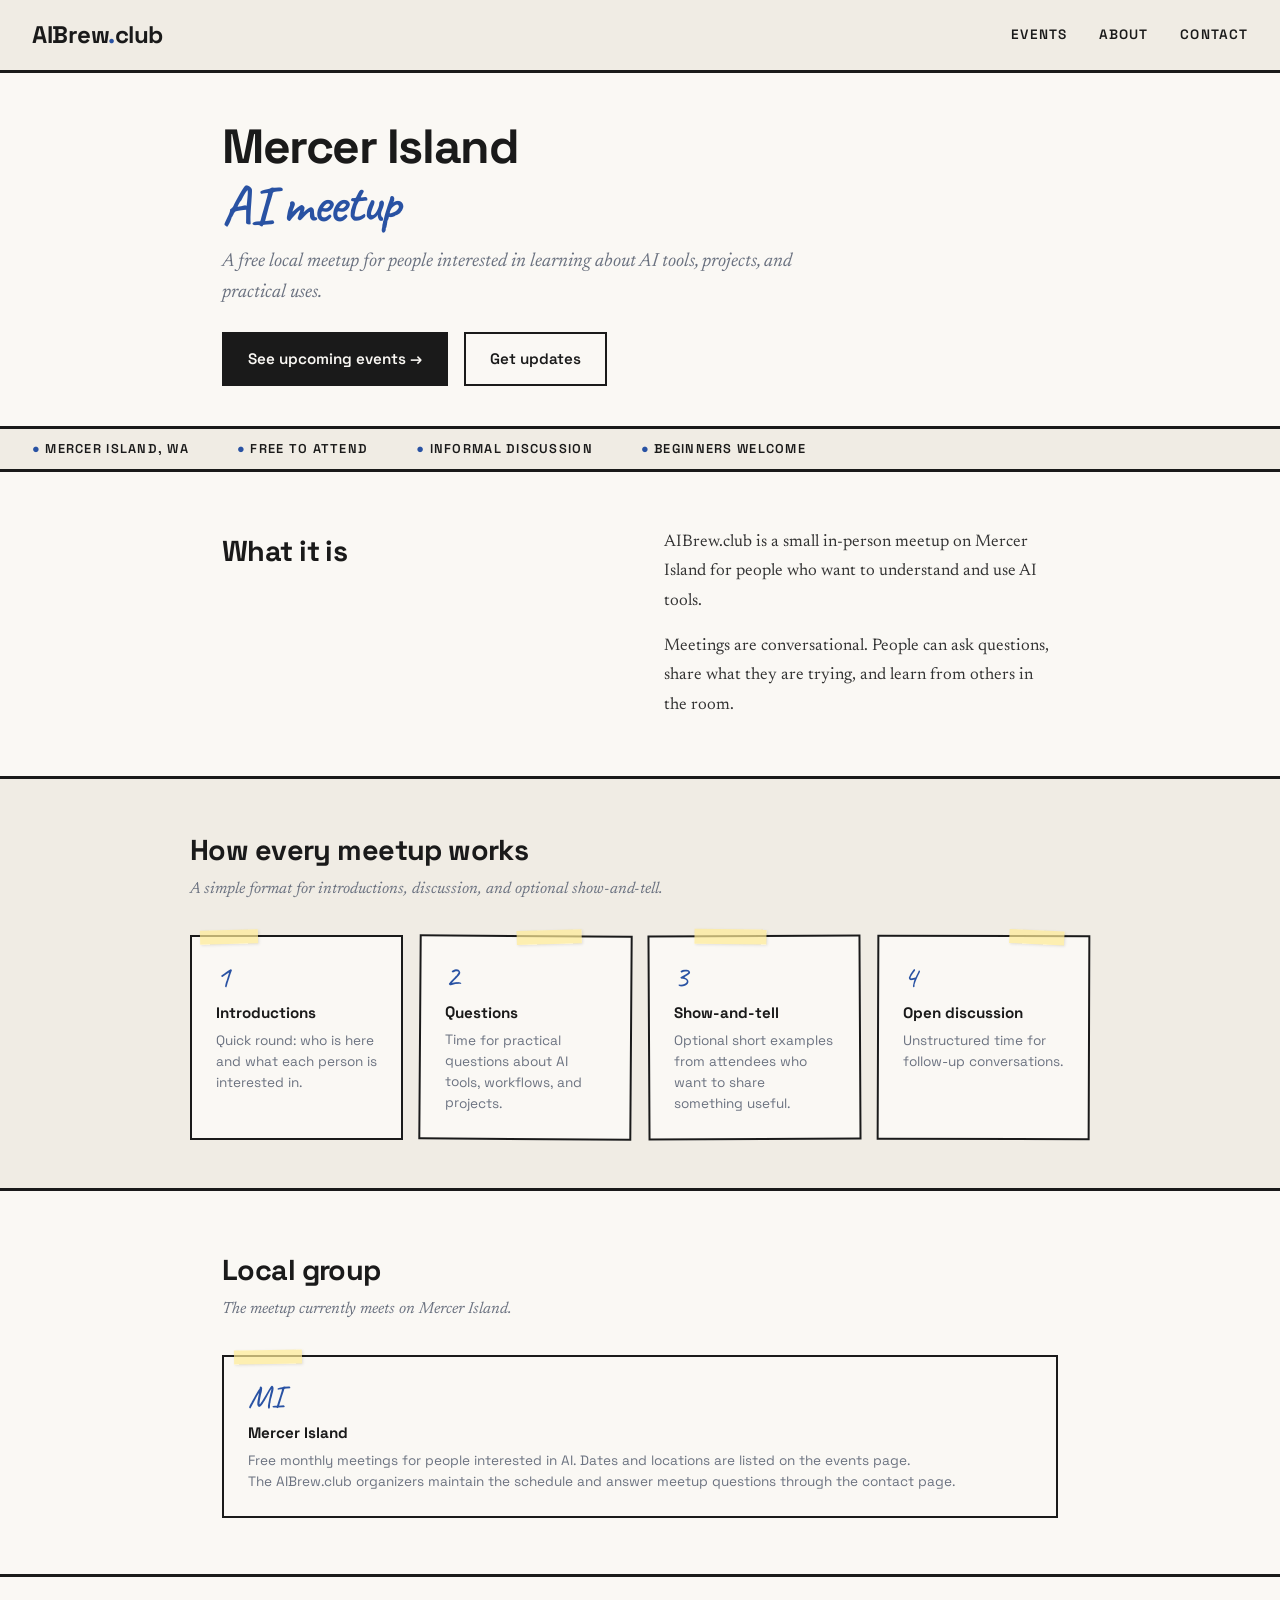
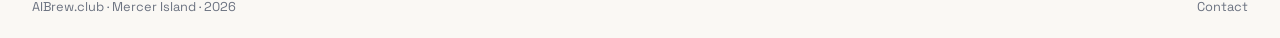
<file: index.html>
<!DOCTYPE html>
<html lang="en">
<head>
<meta charset="UTF-8">
<meta name="viewport" content="width=device-width, initial-scale=1.0">
<title>AIBrew.club — Mercer Island AI meetup</title>
<meta name="description" content="A free local meetup on Mercer Island for people interested in learning about AI tools and projects.">
<link rel="canonical" href="https://aibrew.club/">
<link rel="preconnect" href="https://fonts.googleapis.com">
<link rel="preconnect" href="https://fonts.gstatic.com" crossorigin>
<link href="https://fonts.googleapis.com/css2?family=Space+Grotesk:wght@400;500;600;700&family=Newsreader:ital,wght@0,400;0,600;1,400&family=Caveat:wght@500;600&display=swap" rel="stylesheet">
<style>
/* ============================================
   AIBrew.club — Shared Styles (Zine / DIY)
   ============================================ */

* { margin: 0; padding: 0; box-sizing: border-box; }

:root {
  --cream: #faf8f4;
  --paper: #f0ece4;
  --ink: #1a1a1a;
  --blue: #2952a3;
  --red: #c0392b;
  --pencil: #6b7280;
  --tape: rgba(255, 235, 150, 0.7);
  --grotesk: 'Space Grotesk', sans-serif;
  --serif: 'Newsreader', serif;
  --hand: 'Caveat', cursive;
}

html { scroll-behavior: smooth; }

body {
  background: var(--cream);
  color: var(--ink);
  font-family: var(--grotesk);
  overflow-x: hidden;
  line-height: 1.6;
}

a { color: var(--blue); text-decoration: none; }
a:hover { text-decoration: underline; text-decoration-style: wavy; }

/* --- Tape decoration --- */
.tape {
  display: inline-block;
  background: var(--tape);
  padding: 0.1em 0.8em;
  transform: rotate(-1deg);
  box-shadow: 1px 1px 3px rgba(0,0,0,0.1);
}

/* --- Handwritten annotation --- */
.annotation {
  font-family: var(--hand);
  font-size: 1.1rem;
  color: var(--blue);
  transform: rotate(-1deg);
  display: inline-block;
}

/* --- Underline accent --- */
.underline {
  text-decoration: underline;
  text-decoration-color: var(--blue);
  text-underline-offset: 4px;
  text-decoration-thickness: 3px;
}

/* ============================================
   NAVIGATION
   ============================================ */

nav {
  background: var(--paper);
  border-bottom: 3px solid var(--ink);
  padding: 1rem 2rem;
  display: flex;
  justify-content: space-between;
  align-items: center;
  position: sticky;
  top: 0;
  z-index: 100;
}

.logo-mark {
  font-size: 1.5rem;
  font-weight: 700;
  letter-spacing: -0.02em;
  color: var(--ink);
  text-decoration: none;
}

.logo-mark:hover { text-decoration: none; }
.logo-mark .dot { color: var(--blue); }

nav ul {
  list-style: none;
  display: flex;
  gap: 2rem;
  font-size: 0.85rem;
  font-weight: 600;
  text-transform: uppercase;
  letter-spacing: 0.08em;
}

nav ul a {
  color: var(--ink);
  text-decoration: none;
}

nav ul a:hover {
  text-decoration: underline;
  text-decoration-style: wavy;
  text-decoration-color: var(--blue);
}

nav ul a.active {
  color: var(--blue);
}

/* Mobile nav toggle */
.nav-toggle { display: none; background: none; border: none; font-size: 1.5rem; cursor: pointer; }

/* --- Chapters Dropdown --- */
.nav-dropdown {
  position: relative;
}

.nav-dropdown > a {
  cursor: default;
}

.nav-dropdown > a::after {
  content: ' ▾';
  font-size: 0.7em;
}

.nav-dropdown .dropdown-menu {
  display: none;
  position: absolute;
  top: 100%;
  left: 50%;
  transform: translateX(-50%);
  background: var(--paper);
  border: 2px solid var(--ink);
  padding: 0.5rem 0;
  min-width: 160px;
  z-index: 200;
  margin-top: 0;
  padding-top: 0.75rem;
}

.nav-dropdown .dropdown-menu::before {
  content: '';
  position: absolute;
  top: -0.5rem;
  left: 0;
  right: 0;
  height: 0.75rem;
}

.nav-dropdown:hover .dropdown-menu,
.nav-dropdown.open .dropdown-menu {
  display: block;
}

.dropdown-menu li {
  display: block;
}

.dropdown-menu li a {
  display: block;
  padding: 0.4rem 1.25rem;
  font-size: 0.8rem;
  white-space: nowrap;
}

.dropdown-menu li a:hover {
  background: var(--tape);
}

.dropdown-menu li a .chapter-tag {
  font-family: var(--hand);
  font-size: 0.7rem;
  color: var(--red);
  margin-left: 0.3rem;
}


/* ============================================
   DIVIDER STRIP
   ============================================ */

.divider-strip {
  border-top: 3px solid var(--ink);
  border-bottom: 3px solid var(--ink);
  background: var(--paper);
  padding: 0.6rem 2rem;
  display: flex;
  gap: 3rem;
  overflow-x: auto;
  font-size: 0.8rem;
  font-weight: 600;
  text-transform: uppercase;
  letter-spacing: 0.1em;
  white-space: nowrap;
}

.divider-strip span { flex-shrink: 0; }
.divider-strip .bullet { color: var(--blue); }

/* ============================================
   CONTENT CONTAINERS
   ============================================ */

.content-wrap {
  max-width: 900px;
  margin: 0 auto;
  padding: 3.5rem 2rem;
}

.content-wrap.narrow {
  max-width: 700px;
}

/* ============================================
   SECTION TITLES
   ============================================ */

.section-title {
  font-size: 1.8rem;
  font-weight: 700;
  letter-spacing: -0.02em;
  margin-bottom: 0.25rem;
}

.section-sub {
  font-family: var(--serif);
  font-style: italic;
  color: var(--pencil);
  margin-bottom: 2rem;
  font-size: 1rem;
}

/* ============================================
   PAGE HEADERS
   ============================================ */

.page-header {
  padding: 3rem 2rem 2rem;
  max-width: 900px;
  margin: 0 auto;
}

.page-header h1 {
  font-size: clamp(2rem, 5vw, 3rem);
  font-weight: 700;
  line-height: 1.1;
  letter-spacing: -0.03em;
  margin-bottom: 0.5rem;
}

.page-header h1 .handwritten {
  font-family: var(--hand);
  font-weight: 600;
  color: var(--blue);
  font-size: 1.15em;
  display: inline-block;
  transform: rotate(-1.5deg);
}

.page-header .tagline {
  font-family: var(--serif);
  font-style: italic;
  font-size: 1.2rem;
  color: var(--pencil);
  max-width: 600px;
  margin-top: 0.75rem;
}

/* ============================================
   BORDERED SECTION (paper bg)
   ============================================ */

.bordered-section {
  background: var(--paper);
  border-top: 3px solid var(--ink);
  border-bottom: 3px solid var(--ink);
  padding: 3rem 2rem;
}

.bordered-section .inner {
  max-width: 900px;
  margin: 0 auto;
}

/* ============================================
   CARDS
   ============================================ */

.card {
  background: var(--cream);
  border: 2px solid var(--ink);
  padding: 1.5rem;
  position: relative;
}

.card-grid {
  display: grid;
  grid-template-columns: repeat(auto-fit, minmax(200px, 1fr));
  gap: 1rem;
}

.card .num {
  font-family: var(--hand);
  font-size: 2rem;
  color: var(--blue);
  line-height: 1;
}

.card h4 {
  font-size: 0.95rem;
  font-weight: 700;
  margin: 0.5rem 0 0.3rem;
}

.card p {
  font-size: 0.85rem;
  color: var(--pencil);
  line-height: 1.55;
}

/* Slight rotations for zine feel */
.card:nth-child(2) { transform: rotate(0.4deg); }
.card:nth-child(3) { transform: rotate(-0.3deg); }
.card:nth-child(4) { transform: rotate(0.2deg); }

/* ============================================
   TAPED CARD (big callout)
   ============================================ */

.taped-card {
  background: var(--cream);
  border: 3px solid var(--ink);
  padding: 2.5rem;
  position: relative;
  display: flex;
  justify-content: space-between;
  align-items: flex-start;
}

.taped-card::before {
  content: '';
  position: absolute;
  top: -6px;
  left: 20px;
  width: 80px;
  height: 18px;
  background: var(--tape);
  transform: rotate(-2deg);
}

.taped-card h3 {
  font-size: 1.6rem;
  font-weight: 700;
}

.taped-card .loc {
  font-family: var(--serif);
  font-style: italic;
  color: var(--pencil);
  margin-top: 0.25rem;
  font-size: 1rem;
}

.stamp {
  font-family: var(--hand);
  font-size: 1.3rem;
  color: var(--red);
  transform: rotate(3deg);
  display: inline-block;
  border: 2px solid var(--red);
  padding: 0.3rem 1rem;
  border-radius: 2px;
  flex-shrink: 0;
}

/* ============================================
   STAMP CIRCLE
   ============================================ */

.stamp-circle {
  width: 100px;
  height: 100px;
  border: 3px solid var(--red);
  border-radius: 50%;
  display: flex;
  align-items: center;
  justify-content: center;
  text-align: center;
  transform: rotate(12deg);
  font-size: 0.7rem;
  font-weight: 700;
  text-transform: uppercase;
  letter-spacing: 0.05em;
  color: var(--red);
  line-height: 1.3;
  flex-shrink: 0;
}

/* ============================================
   PROSE TEXT
   ============================================ */

.prose p {
  font-family: var(--serif);
  font-size: 1.05rem;
  line-height: 1.75;
  color: #333;
  margin-bottom: 1rem;
}

.prose p:last-child { margin-bottom: 0; }

/* ============================================
   TWO-COLUMN LAYOUT
   ============================================ */

.two-col {
  display: grid;
  grid-template-columns: 1fr 1fr;
  gap: 3rem;
}

/* ============================================
   BUTTONS
   ============================================ */

.btn {
  display: inline-flex;
  align-items: center;
  gap: 0.5rem;
  background: var(--ink);
  color: var(--cream);
  padding: 0.8rem 1.5rem;
  font-family: var(--grotesk);
  font-weight: 600;
  font-size: 0.95rem;
  cursor: pointer;
  border: 2px solid var(--ink);
  transition: transform 0.2s;
  text-decoration: none;
}

.btn:hover { transform: translateY(-2px); text-decoration: none; }

.btn-outline {
  background: transparent;
  color: var(--ink);
  border: 2px solid var(--ink);
  padding: 0.8rem 1.5rem;
  font-family: var(--grotesk);
  font-weight: 600;
  font-size: 0.95rem;
  cursor: pointer;
  transition: all 0.2s;
  text-decoration: none;
  display: inline-flex;
  align-items: center;
  gap: 0.5rem;
}

.btn-outline:hover {
  background: var(--ink);
  color: var(--cream);
  text-decoration: none;
}

/* ============================================
   QUOTE BLOCK
   ============================================ */

.quote-block {
  max-width: 700px;
  margin: 0 auto;
  padding: 1.5rem 2rem 3rem;
  text-align: center;
}

.quote-block p {
  font-family: var(--serif);
  font-style: italic;
  font-size: 1.25rem;
  color: var(--pencil);
  line-height: 1.6;
}

.quote-block .attr {
  margin-top: 0.5rem;
  font-family: var(--grotesk);
  font-style: normal;
  font-size: 0.8rem;
  font-weight: 600;
  text-transform: uppercase;
  letter-spacing: 0.1em;
}

/* ============================================
   LISTS (styled)
   ============================================ */

.zine-list {
  list-style: none;
  display: flex;
  flex-direction: column;
  gap: 1.25rem;
}

.zine-list li {
  padding-bottom: 1.25rem;
  border-bottom: 1px dashed var(--pencil);
}

.zine-list li:last-child { border-bottom: none; }

.zine-list h4 {
  font-size: 1rem;
  font-weight: 700;
  margin-bottom: 0.2rem;
}

.zine-list p {
  font-size: 0.9rem;
  color: var(--pencil);
  line-height: 1.55;
}

/* ============================================
   EVENT CARDS
   ============================================ */

.event-card {
  background: var(--cream);
  border: 2px solid var(--ink);
  padding: 2rem;
  margin-bottom: 1.25rem;
  position: relative;
}

.event-card .event-date {
  font-family: var(--hand);
  font-size: 1.5rem;
  color: var(--blue);
}

.event-card h3 {
  font-size: 1.2rem;
  font-weight: 700;
  margin: 0.25rem 0;
}

.event-card .event-meta {
  font-size: 0.85rem;
  color: var(--pencil);
}

.event-card.past { opacity: 0.6; }
.event-card.past::after {
  content: 'PAST';
  position: absolute;
  top: 1rem;
  right: 1rem;
  font-family: var(--hand);
  font-size: 1rem;
  color: var(--pencil);
  border: 1.5px solid var(--pencil);
  padding: 0.1rem 0.6rem;
  transform: rotate(3deg);
}

/* ============================================
   FOOTER
   ============================================ */

footer {
  border-top: 3px solid var(--ink);
  padding: 1.25rem 2rem;
  display: flex;
  justify-content: space-between;
  font-size: 0.8rem;
  color: var(--pencil);
}

footer a { color: var(--pencil); text-decoration: none; }
footer a:hover { color: var(--blue); text-decoration: underline; text-decoration-style: wavy; }

/* ============================================
   RESPONSIVE
   ============================================ */

@media (max-width: 768px) {
  nav {
    flex-wrap: wrap;
    align-items: flex-start;
    gap: 0.75rem;
    padding: 0.9rem 1rem;
  }
  .logo-mark { font-size: 1.35rem; }
  nav ul {
    width: 100%;
    flex-wrap: wrap;
    gap: 0.7rem 1rem;
    font-size: 0.76rem;
    letter-spacing: 0.04em;
  }
  .nav-dropdown > a::after { content: ' ▾'; }

  .two-col { grid-template-columns: 1fr; }
  .card-grid { grid-template-columns: 1fr; }
  .taped-card { flex-direction: column; gap: 1rem; }
  .stamp-circle { display: none; }
  footer { flex-direction: column; gap: 0.5rem; }
  .page-header { padding: 2rem 1.5rem 1.5rem; }
  .content-wrap { padding: 2.5rem 1.5rem; }
  .btn,
  .btn-outline {
    width: 100%;
    justify-content: center;
    text-align: center;
  }
}

@media (max-width: 380px) {
  nav { padding: 0.85rem 0.9rem; }
  nav ul { gap: 0.55rem 0.75rem; font-size: 0.72rem; }
}

</style>
<link rel="icon" href="/favicon.svg" type="image/svg+xml">
</head>
<body>

<!-- NAV -->
<nav>
  <a href="/" class="logo-mark">AIBrew<span class="dot">.</span>club</a>
  <ul>
    <li><a href="/events/">Events</a></li>
    <li><a href="/about/">About</a></li>
    <li><a href="/join/">Contact</a></li>
  </ul>
</nav>

<!-- HERO -->
<section class="page-header" style="padding-bottom: 2.5rem; position: relative;">
  <h1>Mercer Island<br><span class="handwritten">AI meetup</span></h1>
  <p class="tagline">A free local meetup for people interested in learning about AI tools, projects, and practical uses.</p>
  <div style="margin-top: 1.5rem; display: flex; gap: 1rem; flex-wrap: wrap;">
    <a href="/events/" class="btn">See upcoming events →</a>
    <a href="/join/" class="btn-outline">Get updates</a>
  </div>
</section>

<!-- STRIP -->
<div class="divider-strip">
  <span><span class="bullet">●</span> Mercer Island, WA</span>
  <span><span class="bullet">●</span> Free to attend</span>
  <span><span class="bullet">●</span> Informal discussion</span>
  <span><span class="bullet">●</span> Beginners welcome</span>
</div>

<!-- WHAT IS THIS -->
<section class="content-wrap two-col">
  <div>
    <h2 class="section-title">What it is</h2>
  </div>
  <div class="prose">
    <p>AIBrew.club is a small in-person meetup on Mercer Island for people who want to understand and use AI tools.</p>
    <p>Meetings are conversational. People can ask questions, share what they are trying, and learn from others in the room.</p>
  </div>
</section>

<!-- THE FORMAT -->
<section class="bordered-section">
  <div class="inner">
    <h2 class="section-title">How every meetup works</h2>
    <p class="section-sub">A simple format for introductions, discussion, and optional show-and-tell.</p>
    <div class="card-grid">
      <div class="card">
        <div style="position:absolute;top:-7px;left:8px;width:58px;height:14px;background:rgba(255,235,150,0.7);transform:rotate(-1.5deg);box-shadow:1px 1px 3px rgba(0,0,0,0.1);pointer-events:none;"></div>
        <div class="num">1</div>
        <h4>Introductions</h4>
        <p>Quick round: who is here and what each person is interested in.</p>
      </div>
      <div class="card">
        <div style="position:absolute;top:-7px;left:95px;width:65px;height:14px;background:rgba(255,235,150,0.7);transform:rotate(-2deg);box-shadow:1px 1px 3px rgba(0,0,0,0.1);pointer-events:none;"></div>
        <div class="num">2</div>
        <h4>Questions</h4>
        <p>Time for practical questions about AI tools, workflows, and projects.</p>
      </div>
      <div class="card">
        <div style="position:absolute;top:-8px;left:45px;width:72px;height:15px;background:rgba(255,235,150,0.7);transform:rotate(1deg);box-shadow:1px 1px 3px rgba(0,0,0,0.1);pointer-events:none;"></div>
        <div class="num">3</div>
        <h4>Show-and-tell</h4>
        <p>Optional short examples from attendees who want to share something useful.</p>
      </div>
      <div class="card">
        <div style="position:absolute;top:-7px;left:130px;width:55px;height:14px;background:rgba(255,235,150,0.7);transform:rotate(2.5deg);box-shadow:1px 1px 3px rgba(0,0,0,0.1);pointer-events:none;"></div>
        <div class="num">4</div>
        <h4>Open discussion</h4>
        <p>Unstructured time for follow-up conversations.</p>
      </div>
    </div>
  </div>
</section>

<!-- LOCAL GROUP -->
<section class="content-wrap">
  <h2 class="section-title">Local group</h2>
  <p class="section-sub">The meetup currently meets on Mercer Island.</p>
  <div class="card-grid" style="grid-template-columns: 1fr;">
    <div class="card">
      <div style="position:absolute;top:-7px;left:10px;width:68px;height:14px;background:rgba(255,235,150,0.7);transform:rotate(-1deg);box-shadow:1px 1px 3px rgba(0,0,0,0.1);pointer-events:none;"></div>
      <div class="num">MI</div>
      <h4>Mercer Island</h4>
      <p>Free monthly meetings for people interested in AI. Dates and locations are listed on the events page.</p>
      <p>The AIBrew.club organizers maintain the schedule and answer meetup questions through the contact page.</p>
    </div>
  </div>
</section>

<!-- FOOTER -->
<footer>
  <span>AIBrew.club · Mercer Island · 2026</span>
  <span><a href="/join/">Contact</a></span>
</footer>

</body>
</html>
</file>
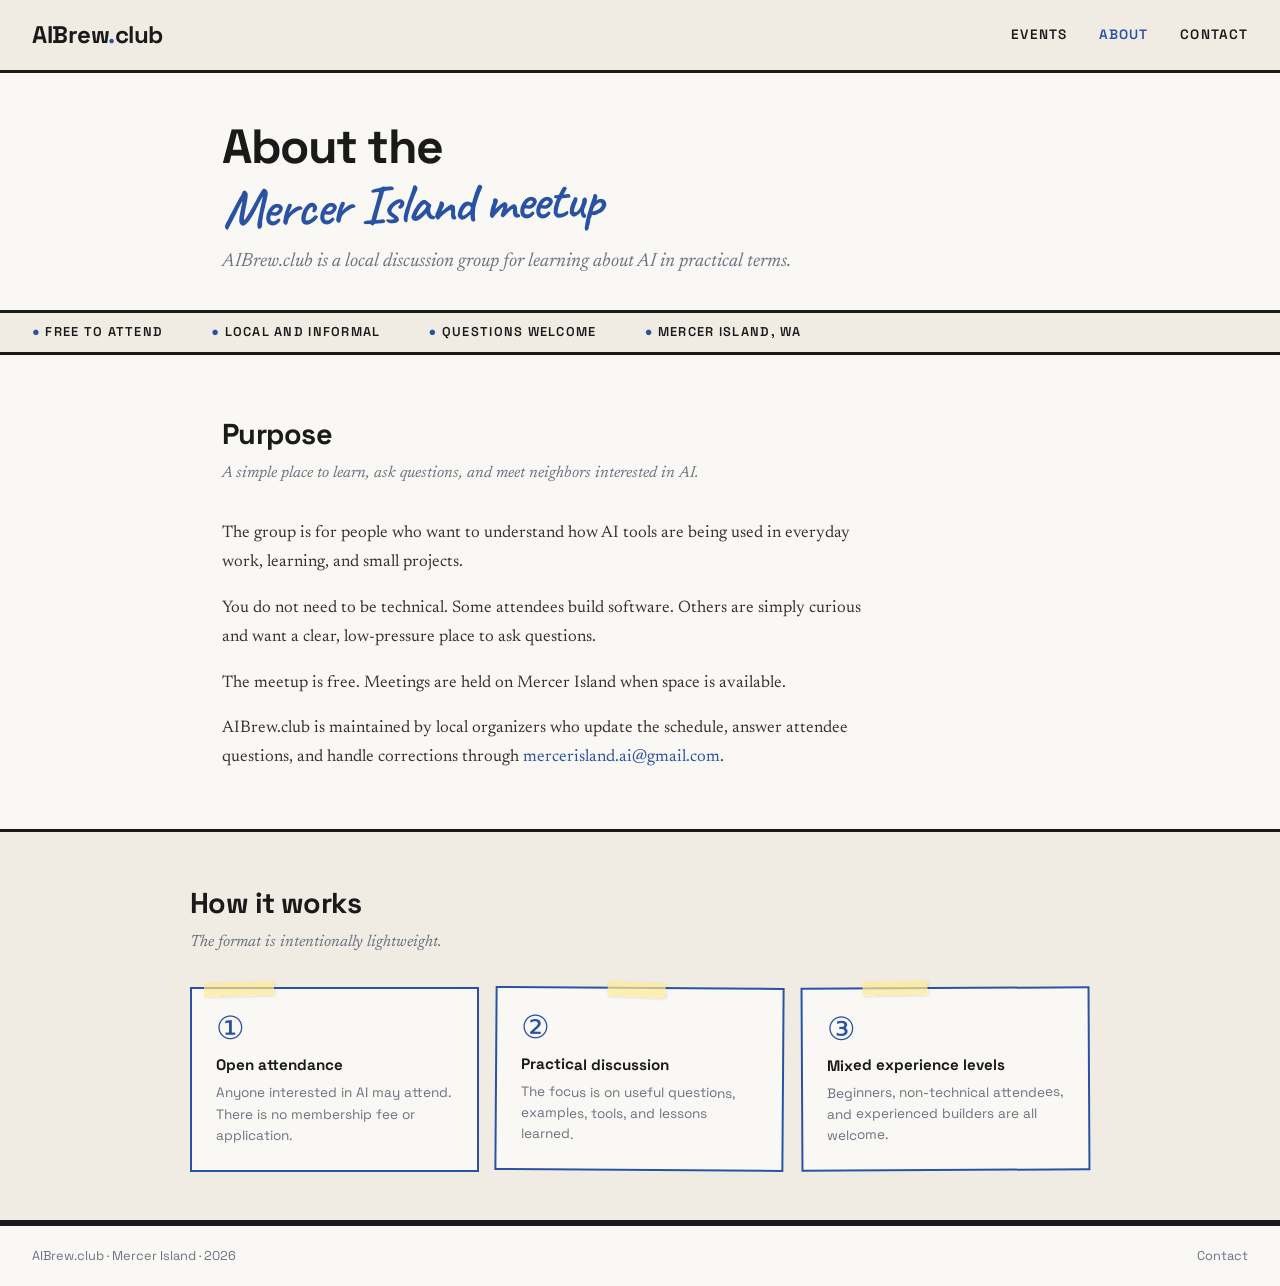
<file: about/index.html>
<!DOCTYPE html>
<html lang="en">
<head>
<meta charset="UTF-8">
<meta name="viewport" content="width=device-width, initial-scale=1.0">
<title>About — AIBrew.club</title>
<meta name="description" content="About AIBrew.club, a free Mercer Island meetup for people interested in AI tools and practical uses.">
<link rel="canonical" href="https://aibrew.club/about/">
<link rel="preconnect" href="https://fonts.googleapis.com">
<link rel="preconnect" href="https://fonts.gstatic.com" crossorigin>
<link href="https://fonts.googleapis.com/css2?family=Space+Grotesk:wght@400;500;600;700&family=Newsreader:ital,wght@0,400;0,600;1,400&family=Caveat:wght@500;600&display=swap" rel="stylesheet">
<style>
/* ============================================
   AIBrew.club — Shared Styles (Zine / DIY)
   ============================================ */

* { margin: 0; padding: 0; box-sizing: border-box; }

:root {
  --cream: #faf8f4;
  --paper: #f0ece4;
  --ink: #1a1a1a;
  --blue: #2952a3;
  --red: #c0392b;
  --pencil: #6b7280;
  --tape: rgba(255, 235, 150, 0.7);
  --grotesk: 'Space Grotesk', sans-serif;
  --serif: 'Newsreader', serif;
  --hand: 'Caveat', cursive;
}

html { scroll-behavior: smooth; }

body {
  background: var(--cream);
  color: var(--ink);
  font-family: var(--grotesk);
  overflow-x: hidden;
  line-height: 1.6;
}

a { color: var(--blue); text-decoration: none; }
a:hover { text-decoration: underline; text-decoration-style: wavy; }

/* --- Tape decoration --- */
.tape {
  display: inline-block;
  background: var(--tape);
  padding: 0.1em 0.8em;
  transform: rotate(-1deg);
  box-shadow: 1px 1px 3px rgba(0,0,0,0.1);
}

/* --- Handwritten annotation --- */
.annotation {
  font-family: var(--hand);
  font-size: 1.1rem;
  color: var(--blue);
  transform: rotate(-1deg);
  display: inline-block;
}

/* --- Underline accent --- */
.underline {
  text-decoration: underline;
  text-decoration-color: var(--blue);
  text-underline-offset: 4px;
  text-decoration-thickness: 3px;
}

/* ============================================
   NAVIGATION
   ============================================ */

nav {
  background: var(--paper);
  border-bottom: 3px solid var(--ink);
  padding: 1rem 2rem;
  display: flex;
  justify-content: space-between;
  align-items: center;
  position: sticky;
  top: 0;
  z-index: 100;
}

.logo-mark {
  font-size: 1.5rem;
  font-weight: 700;
  letter-spacing: -0.02em;
  color: var(--ink);
  text-decoration: none;
}

.logo-mark:hover { text-decoration: none; }
.logo-mark .dot { color: var(--blue); }

nav ul {
  list-style: none;
  display: flex;
  gap: 2rem;
  font-size: 0.85rem;
  font-weight: 600;
  text-transform: uppercase;
  letter-spacing: 0.08em;
}

nav ul a {
  color: var(--ink);
  text-decoration: none;
}

nav ul a:hover {
  text-decoration: underline;
  text-decoration-style: wavy;
  text-decoration-color: var(--blue);
}

nav ul a.active {
  color: var(--blue);
}

/* Mobile nav toggle */
.nav-toggle { display: none; background: none; border: none; font-size: 1.5rem; cursor: pointer; }

/* --- Chapters Dropdown --- */
.nav-dropdown {
  position: relative;
}

.nav-dropdown > a {
  cursor: default;
}

.nav-dropdown > a::after {
  content: ' ▾';
  font-size: 0.7em;
}

.nav-dropdown .dropdown-menu {
  display: none;
  position: absolute;
  top: 100%;
  left: 50%;
  transform: translateX(-50%);
  background: var(--paper);
  border: 2px solid var(--ink);
  padding: 0.5rem 0;
  min-width: 160px;
  z-index: 200;
  margin-top: 0;
  padding-top: 0.75rem;
}

.nav-dropdown .dropdown-menu::before {
  content: '';
  position: absolute;
  top: -0.5rem;
  left: 0;
  right: 0;
  height: 0.75rem;
}

.nav-dropdown:hover .dropdown-menu,
.nav-dropdown.open .dropdown-menu {
  display: block;
}

.dropdown-menu li {
  display: block;
}

.dropdown-menu li a {
  display: block;
  padding: 0.4rem 1.25rem;
  font-size: 0.8rem;
  white-space: nowrap;
}

.dropdown-menu li a:hover {
  background: var(--tape);
}

.dropdown-menu li a .chapter-tag {
  font-family: var(--hand);
  font-size: 0.7rem;
  color: var(--red);
  margin-left: 0.3rem;
}


/* ============================================
   DIVIDER STRIP
   ============================================ */

.divider-strip {
  border-top: 3px solid var(--ink);
  border-bottom: 3px solid var(--ink);
  background: var(--paper);
  padding: 0.6rem 2rem;
  display: flex;
  gap: 3rem;
  overflow-x: auto;
  font-size: 0.8rem;
  font-weight: 600;
  text-transform: uppercase;
  letter-spacing: 0.1em;
  white-space: nowrap;
}

.divider-strip span { flex-shrink: 0; }
.divider-strip .bullet { color: var(--blue); }

/* ============================================
   CONTENT CONTAINERS
   ============================================ */

.content-wrap {
  max-width: 900px;
  margin: 0 auto;
  padding: 3.5rem 2rem;
}

.content-wrap.narrow {
  max-width: 700px;
}

/* ============================================
   SECTION TITLES
   ============================================ */

.section-title {
  font-size: 1.8rem;
  font-weight: 700;
  letter-spacing: -0.02em;
  margin-bottom: 0.25rem;
}

.section-sub {
  font-family: var(--serif);
  font-style: italic;
  color: var(--pencil);
  margin-bottom: 2rem;
  font-size: 1rem;
}

/* ============================================
   PAGE HEADERS
   ============================================ */

.page-header {
  padding: 3rem 2rem 2rem;
  max-width: 900px;
  margin: 0 auto;
}

.page-header h1 {
  font-size: clamp(2rem, 5vw, 3rem);
  font-weight: 700;
  line-height: 1.1;
  letter-spacing: -0.03em;
  margin-bottom: 0.5rem;
}

.page-header h1 .handwritten {
  font-family: var(--hand);
  font-weight: 600;
  color: var(--blue);
  font-size: 1.15em;
  display: inline-block;
  transform: rotate(-1.5deg);
}

.page-header .tagline {
  font-family: var(--serif);
  font-style: italic;
  font-size: 1.2rem;
  color: var(--pencil);
  max-width: 600px;
  margin-top: 0.75rem;
}

/* ============================================
   BORDERED SECTION (paper bg)
   ============================================ */

.bordered-section {
  background: var(--paper);
  border-top: 3px solid var(--ink);
  border-bottom: 3px solid var(--ink);
  padding: 3rem 2rem;
}

.bordered-section .inner {
  max-width: 900px;
  margin: 0 auto;
}

/* ============================================
   CARDS
   ============================================ */

.card {
  background: var(--cream);
  border: 2px solid var(--ink);
  padding: 1.5rem;
  position: relative;
}

.card-grid {
  display: grid;
  grid-template-columns: repeat(auto-fit, minmax(200px, 1fr));
  gap: 1rem;
}

.card .num {
  font-family: var(--hand);
  font-size: 2rem;
  color: var(--blue);
  line-height: 1;
}

.card h4 {
  font-size: 0.95rem;
  font-weight: 700;
  margin: 0.5rem 0 0.3rem;
}

.card p {
  font-size: 0.85rem;
  color: var(--pencil);
  line-height: 1.55;
}

/* Slight rotations for zine feel */
.card:nth-child(2) { transform: rotate(0.4deg); }
.card:nth-child(3) { transform: rotate(-0.3deg); }
.card:nth-child(4) { transform: rotate(0.2deg); }

/* ============================================
   TAPED CARD (big callout)
   ============================================ */

.taped-card {
  background: var(--cream);
  border: 3px solid var(--ink);
  padding: 2.5rem;
  position: relative;
  display: flex;
  justify-content: space-between;
  align-items: flex-start;
}

.taped-card::before {
  content: '';
  position: absolute;
  top: -6px;
  left: 20px;
  width: 80px;
  height: 18px;
  background: var(--tape);
  transform: rotate(-2deg);
}

.taped-card h3 {
  font-size: 1.6rem;
  font-weight: 700;
}

.taped-card .loc {
  font-family: var(--serif);
  font-style: italic;
  color: var(--pencil);
  margin-top: 0.25rem;
  font-size: 1rem;
}

.stamp {
  font-family: var(--hand);
  font-size: 1.3rem;
  color: var(--red);
  transform: rotate(3deg);
  display: inline-block;
  border: 2px solid var(--red);
  padding: 0.3rem 1rem;
  border-radius: 2px;
  flex-shrink: 0;
}

/* ============================================
   STAMP CIRCLE
   ============================================ */

.stamp-circle {
  width: 100px;
  height: 100px;
  border: 3px solid var(--red);
  border-radius: 50%;
  display: flex;
  align-items: center;
  justify-content: center;
  text-align: center;
  transform: rotate(12deg);
  font-size: 0.7rem;
  font-weight: 700;
  text-transform: uppercase;
  letter-spacing: 0.05em;
  color: var(--red);
  line-height: 1.3;
  flex-shrink: 0;
}

/* ============================================
   PROSE TEXT
   ============================================ */

.prose p {
  font-family: var(--serif);
  font-size: 1.05rem;
  line-height: 1.75;
  color: #333;
  margin-bottom: 1rem;
}

.prose p:last-child { margin-bottom: 0; }

/* ============================================
   TWO-COLUMN LAYOUT
   ============================================ */

.two-col {
  display: grid;
  grid-template-columns: 1fr 1fr;
  gap: 3rem;
}

/* ============================================
   BUTTONS
   ============================================ */

.btn {
  display: inline-flex;
  align-items: center;
  gap: 0.5rem;
  background: var(--ink);
  color: var(--cream);
  padding: 0.8rem 1.5rem;
  font-family: var(--grotesk);
  font-weight: 600;
  font-size: 0.95rem;
  cursor: pointer;
  border: 2px solid var(--ink);
  transition: transform 0.2s;
  text-decoration: none;
}

.btn:hover { transform: translateY(-2px); text-decoration: none; }

.btn-outline {
  background: transparent;
  color: var(--ink);
  border: 2px solid var(--ink);
  padding: 0.8rem 1.5rem;
  font-family: var(--grotesk);
  font-weight: 600;
  font-size: 0.95rem;
  cursor: pointer;
  transition: all 0.2s;
  text-decoration: none;
  display: inline-flex;
  align-items: center;
  gap: 0.5rem;
}

.btn-outline:hover {
  background: var(--ink);
  color: var(--cream);
  text-decoration: none;
}

/* ============================================
   QUOTE BLOCK
   ============================================ */

.quote-block {
  max-width: 700px;
  margin: 0 auto;
  padding: 1.5rem 2rem 3rem;
  text-align: center;
}

.quote-block p {
  font-family: var(--serif);
  font-style: italic;
  font-size: 1.25rem;
  color: var(--pencil);
  line-height: 1.6;
}

.quote-block .attr {
  margin-top: 0.5rem;
  font-family: var(--grotesk);
  font-style: normal;
  font-size: 0.8rem;
  font-weight: 600;
  text-transform: uppercase;
  letter-spacing: 0.1em;
}

/* ============================================
   LISTS (styled)
   ============================================ */

.zine-list {
  list-style: none;
  display: flex;
  flex-direction: column;
  gap: 1.25rem;
}

.zine-list li {
  padding-bottom: 1.25rem;
  border-bottom: 1px dashed var(--pencil);
}

.zine-list li:last-child { border-bottom: none; }

.zine-list h4 {
  font-size: 1rem;
  font-weight: 700;
  margin-bottom: 0.2rem;
}

.zine-list p {
  font-size: 0.9rem;
  color: var(--pencil);
  line-height: 1.55;
}

/* ============================================
   EVENT CARDS
   ============================================ */

.event-card {
  background: var(--cream);
  border: 2px solid var(--ink);
  padding: 2rem;
  margin-bottom: 1.25rem;
  position: relative;
}

.event-card .event-date {
  font-family: var(--hand);
  font-size: 1.5rem;
  color: var(--blue);
}

.event-card h3 {
  font-size: 1.2rem;
  font-weight: 700;
  margin: 0.25rem 0;
}

.event-card .event-meta {
  font-size: 0.85rem;
  color: var(--pencil);
}

.event-card.past { opacity: 0.6; }
.event-card.past::after {
  content: 'PAST';
  position: absolute;
  top: 1rem;
  right: 1rem;
  font-family: var(--hand);
  font-size: 1rem;
  color: var(--pencil);
  border: 1.5px solid var(--pencil);
  padding: 0.1rem 0.6rem;
  transform: rotate(3deg);
}

/* ============================================
   FOOTER
   ============================================ */

footer {
  border-top: 3px solid var(--ink);
  padding: 1.25rem 2rem;
  display: flex;
  justify-content: space-between;
  font-size: 0.8rem;
  color: var(--pencil);
}

footer a { color: var(--pencil); text-decoration: none; }
footer a:hover { color: var(--blue); text-decoration: underline; text-decoration-style: wavy; }

/* ============================================
   RESPONSIVE
   ============================================ */

@media (max-width: 768px) {
  nav {
    flex-wrap: wrap;
    align-items: flex-start;
    gap: 0.75rem;
    padding: 0.9rem 1rem;
  }
  .logo-mark { font-size: 1.35rem; }
  nav ul {
    width: 100%;
    flex-wrap: wrap;
    gap: 0.7rem 1rem;
    font-size: 0.76rem;
    letter-spacing: 0.04em;
  }
  .nav-dropdown > a::after { content: ' ▾'; }

  .two-col { grid-template-columns: 1fr; }
  .card-grid { grid-template-columns: 1fr; }
  .taped-card { flex-direction: column; gap: 1rem; }
  .stamp-circle { display: none; }
  footer { flex-direction: column; gap: 0.5rem; }
  .page-header { padding: 2rem 1.5rem 1.5rem; }
  .content-wrap { padding: 2.5rem 1.5rem; }
  .btn,
  .btn-outline {
    width: 100%;
    justify-content: center;
    text-align: center;
  }
}

@media (max-width: 380px) {
  nav { padding: 0.85rem 0.9rem; }
  nav ul { gap: 0.55rem 0.75rem; font-size: 0.72rem; }
}

</style>
<link rel="icon" href="/favicon.svg" type="image/svg+xml">
</head>
<body>

<!-- NAV -->
<nav>
  <a href="/" class="logo-mark">AIBrew<span class="dot">.</span>club</a>
  <ul>
    <li><a href="/events/">Events</a></li>
    <li><a href="/about/" class="active">About</a></li>
    <li><a href="/join/">Contact</a></li>
  </ul>
</nav>

<!-- HEADER -->
<section class="page-header">
  <h1>About the<br><span class="handwritten">Mercer Island meetup</span></h1>
  <p class="tagline">AIBrew.club is a local discussion group for learning about AI in practical terms.</p>
</section>

<div class="divider-strip">
  <span><span class="bullet">●</span> Free to attend</span>
  <span><span class="bullet">●</span> Local and informal</span>
  <span><span class="bullet">●</span> Questions welcome</span>
  <span><span class="bullet">●</span> Mercer Island, WA</span>
</div>

<!-- THE ORIGIN -->
<section class="content-wrap">
  <h2 class="section-title">Purpose</h2>
  <p class="section-sub">A simple place to learn, ask questions, and meet neighbors interested in AI.</p>
  <div class="prose" style="max-width: 650px;">
    <p>The group is for people who want to understand how AI tools are being used in everyday work, learning, and small projects.</p>
    <p>You do not need to be technical. Some attendees build software. Others are simply curious and want a clear, low-pressure place to ask questions.</p>
    <p>The meetup is free. Meetings are held on Mercer Island when space is available.</p>
    <p>AIBrew.club is maintained by local organizers who update the schedule, answer attendee questions, and handle corrections through <a href="mailto:mercerisland.ai@gmail.com?subject=AIBrew.club%20question">mercerisland.ai@gmail.com</a>.</p>
  </div>
</section>

<!-- HOW IT WORKS -->
<section class="bordered-section">
  <div class="inner">
    <h2 class="section-title">How it works</h2>
    <p class="section-sub">The format is intentionally lightweight.</p>
    <div class="card-grid" style="grid-template-columns: repeat(3, 1fr);">
      <div class="card" style="border-color: var(--blue);">
        <div style="position:absolute;top:-7px;left:12px;width:70px;height:14px;background:rgba(255,235,150,0.7);transform:rotate(-1.5deg);box-shadow:1px 1px 3px rgba(0,0,0,0.1);pointer-events:none;"></div>
        <div class="num">①</div>
        <h4>Open attendance</h4>
        <p>Anyone interested in AI may attend. There is no membership fee or application.</p>
      </div>
      <div class="card" style="border-color: var(--blue);">
        <div style="position:absolute;top:-7px;left:110px;width:58px;height:15px;background:rgba(255,235,150,0.7);transform:rotate(2deg);box-shadow:1px 1px 3px rgba(0,0,0,0.1);pointer-events:none;"></div>
        <div class="num">②</div>
        <h4>Practical discussion</h4>
        <p>The focus is on useful questions, examples, tools, and lessons learned.</p>
      </div>
      <div class="card" style="border-color: var(--blue);">
        <div style="position:absolute;top:-8px;left:60px;width:65px;height:14px;background:rgba(255,235,150,0.7);transform:rotate(-0.5deg);box-shadow:1px 1px 3px rgba(0,0,0,0.1);pointer-events:none;"></div>
        <div class="num">③</div>
        <h4>Mixed experience levels</h4>
        <p>Beginners, non-technical attendees, and experienced builders are all welcome.</p>
      </div>
    </div>
  </div>
</section>


<!-- FOOTER -->
<footer>
  <span>AIBrew.club · Mercer Island · 2026</span>
  <span><a href="/join/">Contact</a></span>
</footer>

</body>
</html>
</file>
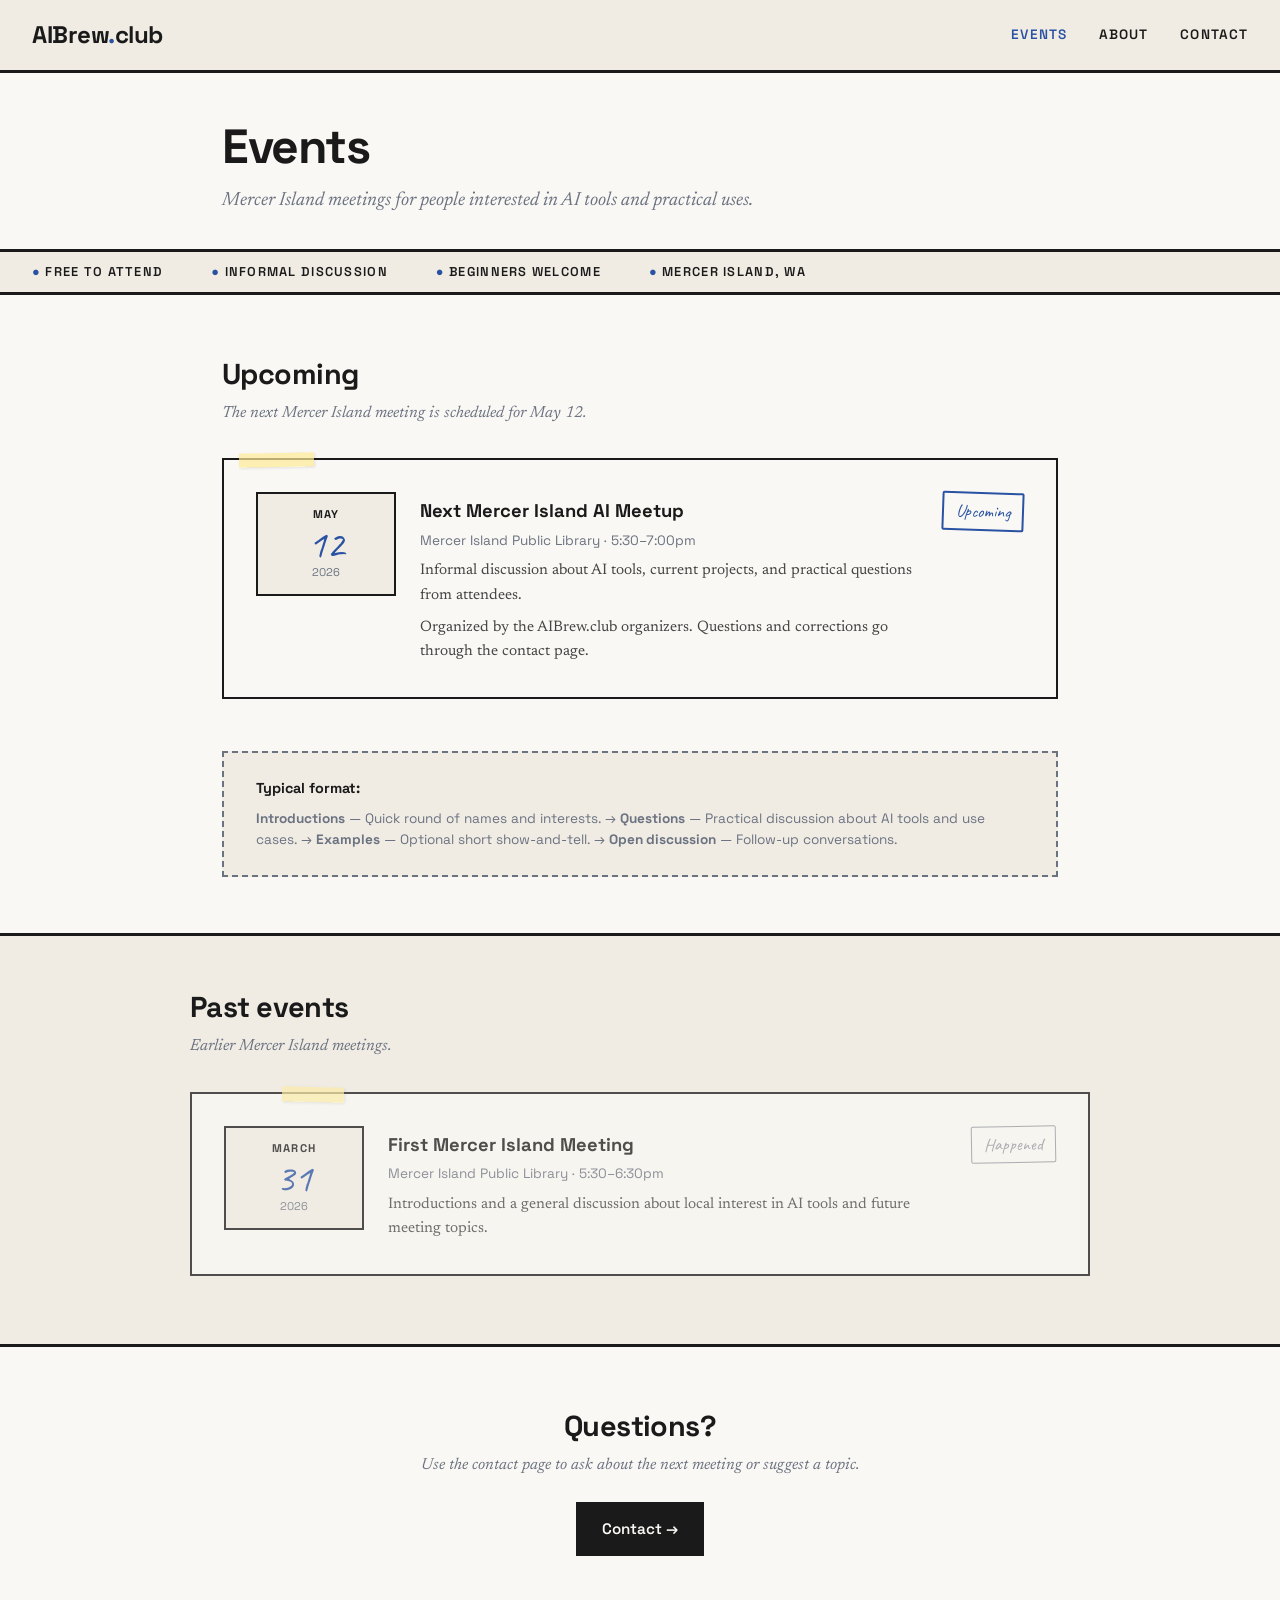
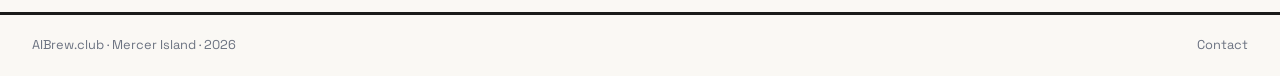
<file: events/index.html>
<!DOCTYPE html>
<html lang="en">
<head>
<meta charset="UTF-8">
<meta name="viewport" content="width=device-width, initial-scale=1.0">
<title>Events — AIBrew.club</title>
<meta name="description" content="Upcoming and past Mercer Island AIBrew.club meetups.">
<link rel="canonical" href="https://aibrew.club/events/">
<link rel="preconnect" href="https://fonts.googleapis.com">
<link rel="preconnect" href="https://fonts.gstatic.com" crossorigin>
<link href="https://fonts.googleapis.com/css2?family=Space+Grotesk:wght@400;500;600;700&family=Newsreader:ital,wght@0,400;0,600;1,400&family=Caveat:wght@500;600&display=swap" rel="stylesheet">
<style>
/* ============================================
   AIBrew.club — Shared Styles (Zine / DIY)
   ============================================ */

* { margin: 0; padding: 0; box-sizing: border-box; }

:root {
  --cream: #faf8f4;
  --paper: #f0ece4;
  --ink: #1a1a1a;
  --blue: #2952a3;
  --red: #c0392b;
  --pencil: #6b7280;
  --tape: rgba(255, 235, 150, 0.7);
  --grotesk: 'Space Grotesk', sans-serif;
  --serif: 'Newsreader', serif;
  --hand: 'Caveat', cursive;
}

html { scroll-behavior: smooth; }

body {
  background: var(--cream);
  color: var(--ink);
  font-family: var(--grotesk);
  overflow-x: hidden;
  line-height: 1.6;
}

a { color: var(--blue); text-decoration: none; }
a:hover { text-decoration: underline; text-decoration-style: wavy; }

/* --- Tape decoration --- */
.tape {
  display: inline-block;
  background: var(--tape);
  padding: 0.1em 0.8em;
  transform: rotate(-1deg);
  box-shadow: 1px 1px 3px rgba(0,0,0,0.1);
}

/* --- Handwritten annotation --- */
.annotation {
  font-family: var(--hand);
  font-size: 1.1rem;
  color: var(--blue);
  transform: rotate(-1deg);
  display: inline-block;
}

/* --- Underline accent --- */
.underline {
  text-decoration: underline;
  text-decoration-color: var(--blue);
  text-underline-offset: 4px;
  text-decoration-thickness: 3px;
}

/* ============================================
   NAVIGATION
   ============================================ */

nav {
  background: var(--paper);
  border-bottom: 3px solid var(--ink);
  padding: 1rem 2rem;
  display: flex;
  justify-content: space-between;
  align-items: center;
  position: sticky;
  top: 0;
  z-index: 100;
}

.logo-mark {
  font-size: 1.5rem;
  font-weight: 700;
  letter-spacing: -0.02em;
  color: var(--ink);
  text-decoration: none;
}

.logo-mark:hover { text-decoration: none; }
.logo-mark .dot { color: var(--blue); }

nav ul {
  list-style: none;
  display: flex;
  gap: 2rem;
  font-size: 0.85rem;
  font-weight: 600;
  text-transform: uppercase;
  letter-spacing: 0.08em;
}

nav ul a {
  color: var(--ink);
  text-decoration: none;
}

nav ul a:hover {
  text-decoration: underline;
  text-decoration-style: wavy;
  text-decoration-color: var(--blue);
}

nav ul a.active {
  color: var(--blue);
}

/* Mobile nav toggle */
.nav-toggle { display: none; background: none; border: none; font-size: 1.5rem; cursor: pointer; }

/* --- Chapters Dropdown --- */
.nav-dropdown {
  position: relative;
}

.nav-dropdown > a {
  cursor: default;
}

.nav-dropdown > a::after {
  content: ' ▾';
  font-size: 0.7em;
}

.nav-dropdown .dropdown-menu {
  display: none;
  position: absolute;
  top: 100%;
  left: 50%;
  transform: translateX(-50%);
  background: var(--paper);
  border: 2px solid var(--ink);
  padding: 0.5rem 0;
  min-width: 160px;
  z-index: 200;
  margin-top: 0;
  padding-top: 0.75rem;
}

.nav-dropdown .dropdown-menu::before {
  content: '';
  position: absolute;
  top: -0.5rem;
  left: 0;
  right: 0;
  height: 0.75rem;
}

.nav-dropdown:hover .dropdown-menu,
.nav-dropdown.open .dropdown-menu {
  display: block;
}

.dropdown-menu li {
  display: block;
}

.dropdown-menu li a {
  display: block;
  padding: 0.4rem 1.25rem;
  font-size: 0.8rem;
  white-space: nowrap;
}

.dropdown-menu li a:hover {
  background: var(--tape);
}

.dropdown-menu li a .chapter-tag {
  font-family: var(--hand);
  font-size: 0.7rem;
  color: var(--red);
  margin-left: 0.3rem;
}


/* ============================================
   DIVIDER STRIP
   ============================================ */

.divider-strip {
  border-top: 3px solid var(--ink);
  border-bottom: 3px solid var(--ink);
  background: var(--paper);
  padding: 0.6rem 2rem;
  display: flex;
  gap: 3rem;
  overflow-x: auto;
  font-size: 0.8rem;
  font-weight: 600;
  text-transform: uppercase;
  letter-spacing: 0.1em;
  white-space: nowrap;
}

.divider-strip span { flex-shrink: 0; }
.divider-strip .bullet { color: var(--blue); }

/* ============================================
   CONTENT CONTAINERS
   ============================================ */

.content-wrap {
  max-width: 900px;
  margin: 0 auto;
  padding: 3.5rem 2rem;
}

.content-wrap.narrow {
  max-width: 700px;
}

/* ============================================
   SECTION TITLES
   ============================================ */

.section-title {
  font-size: 1.8rem;
  font-weight: 700;
  letter-spacing: -0.02em;
  margin-bottom: 0.25rem;
}

.section-sub {
  font-family: var(--serif);
  font-style: italic;
  color: var(--pencil);
  margin-bottom: 2rem;
  font-size: 1rem;
}

/* ============================================
   PAGE HEADERS
   ============================================ */

.page-header {
  padding: 3rem 2rem 2rem;
  max-width: 900px;
  margin: 0 auto;
}

.page-header h1 {
  font-size: clamp(2rem, 5vw, 3rem);
  font-weight: 700;
  line-height: 1.1;
  letter-spacing: -0.03em;
  margin-bottom: 0.5rem;
}

.page-header h1 .handwritten {
  font-family: var(--hand);
  font-weight: 600;
  color: var(--blue);
  font-size: 1.15em;
  display: inline-block;
  transform: rotate(-1.5deg);
}

.page-header .tagline {
  font-family: var(--serif);
  font-style: italic;
  font-size: 1.2rem;
  color: var(--pencil);
  max-width: 600px;
  margin-top: 0.75rem;
}

/* ============================================
   BORDERED SECTION (paper bg)
   ============================================ */

.bordered-section {
  background: var(--paper);
  border-top: 3px solid var(--ink);
  border-bottom: 3px solid var(--ink);
  padding: 3rem 2rem;
}

.bordered-section .inner {
  max-width: 900px;
  margin: 0 auto;
}

/* ============================================
   CARDS
   ============================================ */

.card {
  background: var(--cream);
  border: 2px solid var(--ink);
  padding: 1.5rem;
  position: relative;
}

.card-grid {
  display: grid;
  grid-template-columns: repeat(auto-fit, minmax(200px, 1fr));
  gap: 1rem;
}

.card .num {
  font-family: var(--hand);
  font-size: 2rem;
  color: var(--blue);
  line-height: 1;
}

.card h4 {
  font-size: 0.95rem;
  font-weight: 700;
  margin: 0.5rem 0 0.3rem;
}

.card p {
  font-size: 0.85rem;
  color: var(--pencil);
  line-height: 1.55;
}

/* Slight rotations for zine feel */
.card:nth-child(2) { transform: rotate(0.4deg); }
.card:nth-child(3) { transform: rotate(-0.3deg); }
.card:nth-child(4) { transform: rotate(0.2deg); }

/* ============================================
   TAPED CARD (big callout)
   ============================================ */

.taped-card {
  background: var(--cream);
  border: 3px solid var(--ink);
  padding: 2.5rem;
  position: relative;
  display: flex;
  justify-content: space-between;
  align-items: flex-start;
}

.taped-card::before {
  content: '';
  position: absolute;
  top: -6px;
  left: 20px;
  width: 80px;
  height: 18px;
  background: var(--tape);
  transform: rotate(-2deg);
}

.taped-card h3 {
  font-size: 1.6rem;
  font-weight: 700;
}

.taped-card .loc {
  font-family: var(--serif);
  font-style: italic;
  color: var(--pencil);
  margin-top: 0.25rem;
  font-size: 1rem;
}

.stamp {
  font-family: var(--hand);
  font-size: 1.3rem;
  color: var(--red);
  transform: rotate(3deg);
  display: inline-block;
  border: 2px solid var(--red);
  padding: 0.3rem 1rem;
  border-radius: 2px;
  flex-shrink: 0;
}

/* ============================================
   STAMP CIRCLE
   ============================================ */

.stamp-circle {
  width: 100px;
  height: 100px;
  border: 3px solid var(--red);
  border-radius: 50%;
  display: flex;
  align-items: center;
  justify-content: center;
  text-align: center;
  transform: rotate(12deg);
  font-size: 0.7rem;
  font-weight: 700;
  text-transform: uppercase;
  letter-spacing: 0.05em;
  color: var(--red);
  line-height: 1.3;
  flex-shrink: 0;
}

/* ============================================
   PROSE TEXT
   ============================================ */

.prose p {
  font-family: var(--serif);
  font-size: 1.05rem;
  line-height: 1.75;
  color: #333;
  margin-bottom: 1rem;
}

.prose p:last-child { margin-bottom: 0; }

/* ============================================
   TWO-COLUMN LAYOUT
   ============================================ */

.two-col {
  display: grid;
  grid-template-columns: 1fr 1fr;
  gap: 3rem;
}

/* ============================================
   BUTTONS
   ============================================ */

.btn {
  display: inline-flex;
  align-items: center;
  gap: 0.5rem;
  background: var(--ink);
  color: var(--cream);
  padding: 0.8rem 1.5rem;
  font-family: var(--grotesk);
  font-weight: 600;
  font-size: 0.95rem;
  cursor: pointer;
  border: 2px solid var(--ink);
  transition: transform 0.2s;
  text-decoration: none;
}

.btn:hover { transform: translateY(-2px); text-decoration: none; }

.btn-outline {
  background: transparent;
  color: var(--ink);
  border: 2px solid var(--ink);
  padding: 0.8rem 1.5rem;
  font-family: var(--grotesk);
  font-weight: 600;
  font-size: 0.95rem;
  cursor: pointer;
  transition: all 0.2s;
  text-decoration: none;
  display: inline-flex;
  align-items: center;
  gap: 0.5rem;
}

.btn-outline:hover {
  background: var(--ink);
  color: var(--cream);
  text-decoration: none;
}

/* ============================================
   QUOTE BLOCK
   ============================================ */

.quote-block {
  max-width: 700px;
  margin: 0 auto;
  padding: 1.5rem 2rem 3rem;
  text-align: center;
}

.quote-block p {
  font-family: var(--serif);
  font-style: italic;
  font-size: 1.25rem;
  color: var(--pencil);
  line-height: 1.6;
}

.quote-block .attr {
  margin-top: 0.5rem;
  font-family: var(--grotesk);
  font-style: normal;
  font-size: 0.8rem;
  font-weight: 600;
  text-transform: uppercase;
  letter-spacing: 0.1em;
}

/* ============================================
   LISTS (styled)
   ============================================ */

.zine-list {
  list-style: none;
  display: flex;
  flex-direction: column;
  gap: 1.25rem;
}

.zine-list li {
  padding-bottom: 1.25rem;
  border-bottom: 1px dashed var(--pencil);
}

.zine-list li:last-child { border-bottom: none; }

.zine-list h4 {
  font-size: 1rem;
  font-weight: 700;
  margin-bottom: 0.2rem;
}

.zine-list p {
  font-size: 0.9rem;
  color: var(--pencil);
  line-height: 1.55;
}

/* ============================================
   EVENT CARDS
   ============================================ */

.event-card {
  background: var(--cream);
  border: 2px solid var(--ink);
  padding: 2rem;
  margin-bottom: 1.25rem;
  position: relative;
}

.event-card .event-date {
  font-family: var(--hand);
  font-size: 1.5rem;
  color: var(--blue);
}

.event-card h3 {
  font-size: 1.2rem;
  font-weight: 700;
  margin: 0.25rem 0;
}

.event-card .event-meta {
  font-size: 0.85rem;
  color: var(--pencil);
}

.event-card.past { opacity: 0.6; }
.event-card.past::after {
  content: 'PAST';
  position: absolute;
  top: 1rem;
  right: 1rem;
  font-family: var(--hand);
  font-size: 1rem;
  color: var(--pencil);
  border: 1.5px solid var(--pencil);
  padding: 0.1rem 0.6rem;
  transform: rotate(3deg);
}

/* ============================================
   FOOTER
   ============================================ */

footer {
  border-top: 3px solid var(--ink);
  padding: 1.25rem 2rem;
  display: flex;
  justify-content: space-between;
  font-size: 0.8rem;
  color: var(--pencil);
}

footer a { color: var(--pencil); text-decoration: none; }
footer a:hover { color: var(--blue); text-decoration: underline; text-decoration-style: wavy; }

/* ============================================
   RESPONSIVE
   ============================================ */

@media (max-width: 768px) {
  nav {
    flex-wrap: wrap;
    align-items: flex-start;
    gap: 0.75rem;
    padding: 0.9rem 1rem;
  }
  .logo-mark { font-size: 1.35rem; }
  nav ul {
    width: 100%;
    flex-wrap: wrap;
    gap: 0.7rem 1rem;
    font-size: 0.76rem;
    letter-spacing: 0.04em;
  }
  .nav-dropdown > a::after { content: ' ▾'; }

  .two-col { grid-template-columns: 1fr; }
  .card-grid { grid-template-columns: 1fr; }
  .taped-card { flex-direction: column; gap: 1rem; }
  .stamp-circle { display: none; }
  footer { flex-direction: column; gap: 0.5rem; }
  .page-header { padding: 2rem 1.5rem 1.5rem; }
  .content-wrap { padding: 2.5rem 1.5rem; }
  .btn,
  .btn-outline {
    width: 100%;
    justify-content: center;
    text-align: center;
  }
}

@media (max-width: 380px) {
  nav { padding: 0.85rem 0.9rem; }
  nav ul { gap: 0.55rem 0.75rem; font-size: 0.72rem; }
}

</style>
<style>
  .events-grid {
    display: flex;
    flex-direction: column;
    gap: 1.25rem;
  }

  .event-card {
    display: grid;
    grid-template-columns: 140px 1fr auto;
    gap: 1.5rem;
    align-items: start;
  }

  .event-card .date-block {
    text-align: center;
    padding: 0.75rem;
    background: var(--paper);
    border: 2px solid var(--ink);
  }

  .event-card .date-block .month {
    font-size: 0.7rem;
    font-weight: 700;
    text-transform: uppercase;
    letter-spacing: 0.1em;
  }

  .event-card .date-block .day {
    font-family: var(--hand);
    font-size: 2.5rem;
    line-height: 1;
    color: var(--blue);
  }

  .event-card .date-block .year {
    font-size: 0.7rem;
    color: var(--pencil);
  }

  .event-details h3 {
    font-size: 1.15rem;
    font-weight: 700;
  }

  .event-details .meta {
    font-size: 0.85rem;
    color: var(--pencil);
    margin-top: 0.2rem;
  }

  .event-details .desc {
    font-family: var(--serif);
    font-size: 0.95rem;
    color: #444;
    margin-top: 0.5rem;
    line-height: 1.6;
  }

  .event-status {
    font-family: var(--hand);
    font-size: 1.1rem;
    padding: 0.2rem 0.75rem;
    border-radius: 2px;
    white-space: nowrap;
    align-self: start;
  }

  .status-upcoming {
    color: var(--blue);
    border: 2px solid var(--blue);
    transform: rotate(2deg);
  }

  .status-past {
    color: var(--pencil);
    border: 1.5px solid var(--pencil);
    transform: rotate(-1deg);
    opacity: 0.7;
  }

  .format-reminder {
    background: var(--paper);
    border: 2px dashed var(--pencil);
    padding: 1.5rem 2rem;
    margin-top: 2rem;
  }

  .format-reminder h4 {
    font-size: 0.9rem;
    font-weight: 700;
    margin-bottom: 0.5rem;
  }

  .format-reminder p {
    font-size: 0.85rem;
    color: var(--pencil);
    line-height: 1.6;
  }

  @media (max-width: 600px) {
    .event-card { grid-template-columns: 1fr; }
    .event-card .date-block { text-align: left; display: flex; gap: 0.5rem; align-items: baseline; padding: 0.5rem 0.75rem; }
  }
</style>
<link rel="icon" href="/favicon.svg" type="image/svg+xml">
</head>
<body>

<!-- NAV -->
<nav>
  <a href="/" class="logo-mark">AIBrew<span class="dot">.</span>club</a>
  <ul>
    <li><a href="/events/" class="active">Events</a></li>
    <li><a href="/about/">About</a></li>
    <li><a href="/join/">Contact</a></li>
  </ul>
</nav>

<!-- HEADER -->
<section class="page-header">
  <h1>Events</h1>
  <p class="tagline">Mercer Island meetings for people interested in AI tools and practical uses.</p>
</section>

<div class="divider-strip">
  <span><span class="bullet">●</span> Free to attend</span>
  <span><span class="bullet">●</span> Informal discussion</span>
  <span><span class="bullet">●</span> Beginners welcome</span>
  <span><span class="bullet">●</span> Mercer Island, WA</span>
</div>

<!-- EVENTS LIST -->
<section class="content-wrap">
  <h2 class="section-title">Upcoming</h2>
  <p class="section-sub">The next Mercer Island meeting is scheduled for May 12.</p>

  <div class="events-grid">
    <div class="event-card" style="border: 2px solid var(--ink); padding: 2rem; background: var(--cream);">
      <div style="position:absolute;top:-7px;left:15px;width:75px;height:14px;background:rgba(255,235,150,0.7);transform:rotate(-1deg);box-shadow:1px 1px 3px rgba(0,0,0,0.1);pointer-events:none;"></div>
      <div class="date-block">
        <div class="month">May</div>
        <div class="day">12</div>
        <div class="year">2026</div>
      </div>
      <div class="event-details">
        <h3>Next Mercer Island AI Meetup</h3>
        <div class="meta">Mercer Island Public Library · 5:30–7:00pm</div>
        <div class="desc">Informal discussion about AI tools, current projects, and practical questions from attendees.</div>
        <div class="desc">Organized by the AIBrew.club organizers. Questions and corrections go through the contact page.</div>
      </div>
      <span class="event-status status-upcoming">Upcoming</span>
    </div>
  </div>

  <div class="format-reminder">
    <h4>Typical format:</h4>
    <p><strong>Introductions</strong> — Quick round of names and interests. → <strong>Questions</strong> — Practical discussion about AI tools and use cases. → <strong>Examples</strong> — Optional short show-and-tell. → <strong>Open discussion</strong> — Follow-up conversations.</p>
  </div>
</section>

<!-- PAST EVENTS -->
<section class="bordered-section">
  <div class="inner">
    <h2 class="section-title">Past events</h2>
    <p class="section-sub">Earlier Mercer Island meetings.</p>

    <div class="events-grid">
      <div class="event-card" style="border: 2px solid var(--ink); padding: 2rem; background: var(--cream); opacity: 0.75;">
        <div style="position:absolute;top:-7px;left:90px;width:62px;height:15px;background:rgba(255,235,150,0.7);transform:rotate(1.5deg);box-shadow:1px 1px 3px rgba(0,0,0,0.1);pointer-events:none;"></div>
        <div class="date-block">
          <div class="month">March</div>
          <div class="day">31</div>
          <div class="year">2026</div>
        </div>
        <div class="event-details">
          <h3>First Mercer Island Meeting</h3>
          <div class="meta">Mercer Island Public Library · 5:30–6:30pm</div>
          <div class="desc">Introductions and a general discussion about local interest in AI tools and future meeting topics.</div>
        </div>
        <span class="event-status status-past">Happened</span>
      </div>
    </div>
  </div>
</section>

<!-- CONTACT -->
<section class="content-wrap" style="text-align: center;">
  <h2 class="section-title">Questions?</h2>
  <p style="font-family: var(--serif); font-style: italic; color: var(--pencil); margin-bottom: 1.5rem;">Use the contact page to ask about the next meeting or suggest a topic.</p>
  <a href="/join/" class="btn">Contact →</a>
</section>

<!-- FOOTER -->
<footer>
  <span>AIBrew.club · Mercer Island · 2026</span>
  <span><a href="/join/">Contact</a></span>
</footer>

</body>
</html>
</file>
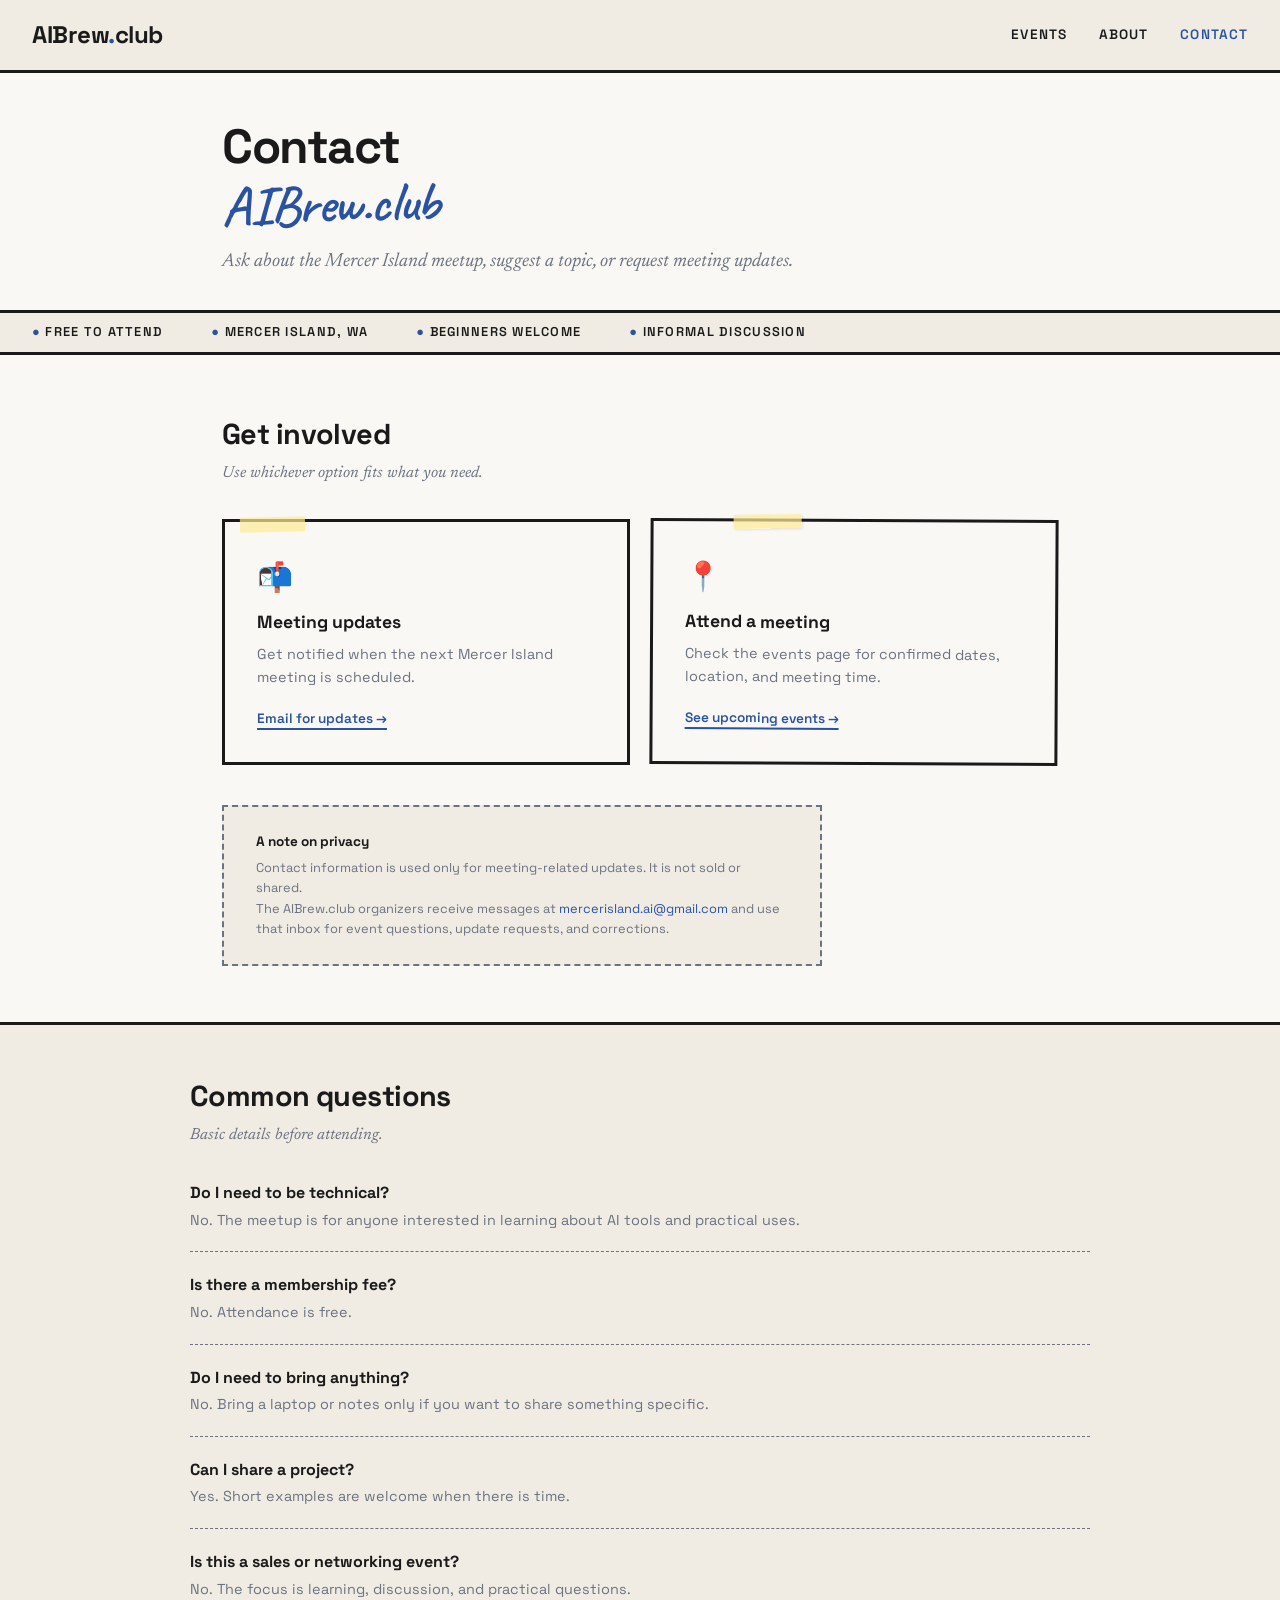
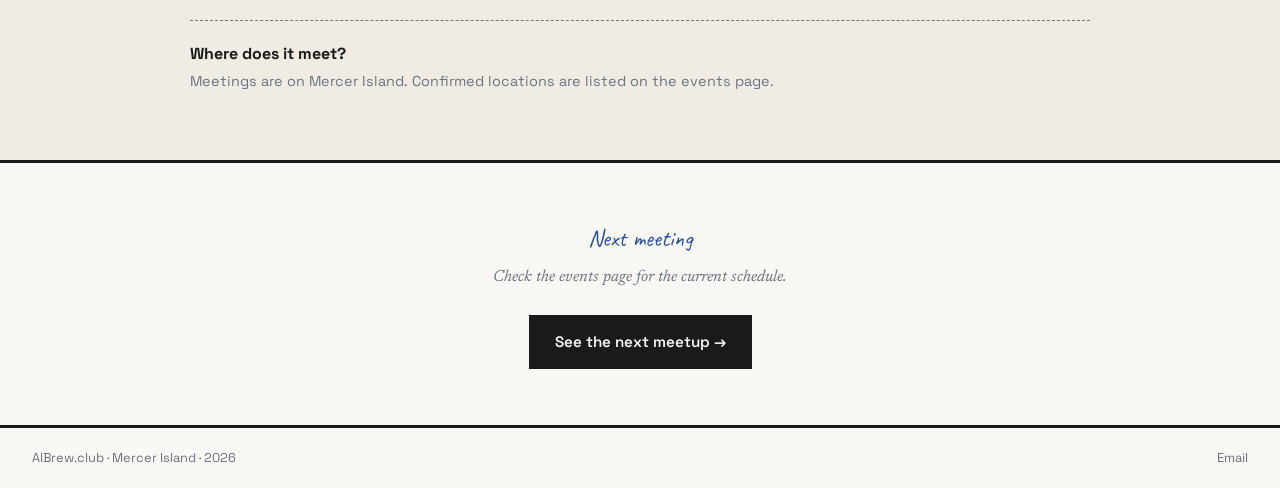
<file: join/index.html>
<!DOCTYPE html>
<html lang="en">
<head>
<meta charset="UTF-8">
<meta name="viewport" content="width=device-width, initial-scale=1.0">
<title>Contact — AIBrew.club</title>
<meta name="description" content="Contact AIBrew.club about the Mercer Island AI meetup.">
<link rel="canonical" href="https://aibrew.club/join/">
<link rel="preconnect" href="https://fonts.googleapis.com">
<link rel="preconnect" href="https://fonts.gstatic.com" crossorigin>
<link href="https://fonts.googleapis.com/css2?family=Space+Grotesk:wght@400;500;600;700&family=Newsreader:ital,wght@0,400;0,600;1,400&family=Caveat:wght@500;600&display=swap" rel="stylesheet">
<style>
/* ============================================
   AIBrew.club — Shared Styles (Zine / DIY)
   ============================================ */

* { margin: 0; padding: 0; box-sizing: border-box; }

:root {
  --cream: #faf8f4;
  --paper: #f0ece4;
  --ink: #1a1a1a;
  --blue: #2952a3;
  --red: #c0392b;
  --pencil: #6b7280;
  --tape: rgba(255, 235, 150, 0.7);
  --grotesk: 'Space Grotesk', sans-serif;
  --serif: 'Newsreader', serif;
  --hand: 'Caveat', cursive;
}

html { scroll-behavior: smooth; }

body {
  background: var(--cream);
  color: var(--ink);
  font-family: var(--grotesk);
  overflow-x: hidden;
  line-height: 1.6;
}

a { color: var(--blue); text-decoration: none; }
a:hover { text-decoration: underline; text-decoration-style: wavy; }

/* --- Tape decoration --- */
.tape {
  display: inline-block;
  background: var(--tape);
  padding: 0.1em 0.8em;
  transform: rotate(-1deg);
  box-shadow: 1px 1px 3px rgba(0,0,0,0.1);
}

/* --- Handwritten annotation --- */
.annotation {
  font-family: var(--hand);
  font-size: 1.1rem;
  color: var(--blue);
  transform: rotate(-1deg);
  display: inline-block;
}

/* --- Underline accent --- */
.underline {
  text-decoration: underline;
  text-decoration-color: var(--blue);
  text-underline-offset: 4px;
  text-decoration-thickness: 3px;
}

/* ============================================
   NAVIGATION
   ============================================ */

nav {
  background: var(--paper);
  border-bottom: 3px solid var(--ink);
  padding: 1rem 2rem;
  display: flex;
  justify-content: space-between;
  align-items: center;
  position: sticky;
  top: 0;
  z-index: 100;
}

.logo-mark {
  font-size: 1.5rem;
  font-weight: 700;
  letter-spacing: -0.02em;
  color: var(--ink);
  text-decoration: none;
}

.logo-mark:hover { text-decoration: none; }
.logo-mark .dot { color: var(--blue); }

nav ul {
  list-style: none;
  display: flex;
  gap: 2rem;
  font-size: 0.85rem;
  font-weight: 600;
  text-transform: uppercase;
  letter-spacing: 0.08em;
}

nav ul a {
  color: var(--ink);
  text-decoration: none;
}

nav ul a:hover {
  text-decoration: underline;
  text-decoration-style: wavy;
  text-decoration-color: var(--blue);
}

nav ul a.active {
  color: var(--blue);
}

/* Mobile nav toggle */
.nav-toggle { display: none; background: none; border: none; font-size: 1.5rem; cursor: pointer; }

/* --- Chapters Dropdown --- */
.nav-dropdown {
  position: relative;
}

.nav-dropdown > a {
  cursor: default;
}

.nav-dropdown > a::after {
  content: ' ▾';
  font-size: 0.7em;
}

.nav-dropdown .dropdown-menu {
  display: none;
  position: absolute;
  top: 100%;
  left: 50%;
  transform: translateX(-50%);
  background: var(--paper);
  border: 2px solid var(--ink);
  padding: 0.5rem 0;
  min-width: 160px;
  z-index: 200;
  margin-top: 0;
  padding-top: 0.75rem;
}

.nav-dropdown .dropdown-menu::before {
  content: '';
  position: absolute;
  top: -0.5rem;
  left: 0;
  right: 0;
  height: 0.75rem;
}

.nav-dropdown:hover .dropdown-menu,
.nav-dropdown.open .dropdown-menu {
  display: block;
}

.dropdown-menu li {
  display: block;
}

.dropdown-menu li a {
  display: block;
  padding: 0.4rem 1.25rem;
  font-size: 0.8rem;
  white-space: nowrap;
}

.dropdown-menu li a:hover {
  background: var(--tape);
}

.dropdown-menu li a .chapter-tag {
  font-family: var(--hand);
  font-size: 0.7rem;
  color: var(--red);
  margin-left: 0.3rem;
}


/* ============================================
   DIVIDER STRIP
   ============================================ */

.divider-strip {
  border-top: 3px solid var(--ink);
  border-bottom: 3px solid var(--ink);
  background: var(--paper);
  padding: 0.6rem 2rem;
  display: flex;
  gap: 3rem;
  overflow-x: auto;
  font-size: 0.8rem;
  font-weight: 600;
  text-transform: uppercase;
  letter-spacing: 0.1em;
  white-space: nowrap;
}

.divider-strip span { flex-shrink: 0; }
.divider-strip .bullet { color: var(--blue); }

/* ============================================
   CONTENT CONTAINERS
   ============================================ */

.content-wrap {
  max-width: 900px;
  margin: 0 auto;
  padding: 3.5rem 2rem;
}

.content-wrap.narrow {
  max-width: 700px;
}

/* ============================================
   SECTION TITLES
   ============================================ */

.section-title {
  font-size: 1.8rem;
  font-weight: 700;
  letter-spacing: -0.02em;
  margin-bottom: 0.25rem;
}

.section-sub {
  font-family: var(--serif);
  font-style: italic;
  color: var(--pencil);
  margin-bottom: 2rem;
  font-size: 1rem;
}

/* ============================================
   PAGE HEADERS
   ============================================ */

.page-header {
  padding: 3rem 2rem 2rem;
  max-width: 900px;
  margin: 0 auto;
}

.page-header h1 {
  font-size: clamp(2rem, 5vw, 3rem);
  font-weight: 700;
  line-height: 1.1;
  letter-spacing: -0.03em;
  margin-bottom: 0.5rem;
}

.page-header h1 .handwritten {
  font-family: var(--hand);
  font-weight: 600;
  color: var(--blue);
  font-size: 1.15em;
  display: inline-block;
  transform: rotate(-1.5deg);
}

.page-header .tagline {
  font-family: var(--serif);
  font-style: italic;
  font-size: 1.2rem;
  color: var(--pencil);
  max-width: 600px;
  margin-top: 0.75rem;
}

/* ============================================
   BORDERED SECTION (paper bg)
   ============================================ */

.bordered-section {
  background: var(--paper);
  border-top: 3px solid var(--ink);
  border-bottom: 3px solid var(--ink);
  padding: 3rem 2rem;
}

.bordered-section .inner {
  max-width: 900px;
  margin: 0 auto;
}

/* ============================================
   CARDS
   ============================================ */

.card {
  background: var(--cream);
  border: 2px solid var(--ink);
  padding: 1.5rem;
  position: relative;
}

.card-grid {
  display: grid;
  grid-template-columns: repeat(auto-fit, minmax(200px, 1fr));
  gap: 1rem;
}

.card .num {
  font-family: var(--hand);
  font-size: 2rem;
  color: var(--blue);
  line-height: 1;
}

.card h4 {
  font-size: 0.95rem;
  font-weight: 700;
  margin: 0.5rem 0 0.3rem;
}

.card p {
  font-size: 0.85rem;
  color: var(--pencil);
  line-height: 1.55;
}

/* Slight rotations for zine feel */
.card:nth-child(2) { transform: rotate(0.4deg); }
.card:nth-child(3) { transform: rotate(-0.3deg); }
.card:nth-child(4) { transform: rotate(0.2deg); }

/* ============================================
   TAPED CARD (big callout)
   ============================================ */

.taped-card {
  background: var(--cream);
  border: 3px solid var(--ink);
  padding: 2.5rem;
  position: relative;
  display: flex;
  justify-content: space-between;
  align-items: flex-start;
}

.taped-card::before {
  content: '';
  position: absolute;
  top: -6px;
  left: 20px;
  width: 80px;
  height: 18px;
  background: var(--tape);
  transform: rotate(-2deg);
}

.taped-card h3 {
  font-size: 1.6rem;
  font-weight: 700;
}

.taped-card .loc {
  font-family: var(--serif);
  font-style: italic;
  color: var(--pencil);
  margin-top: 0.25rem;
  font-size: 1rem;
}

.stamp {
  font-family: var(--hand);
  font-size: 1.3rem;
  color: var(--red);
  transform: rotate(3deg);
  display: inline-block;
  border: 2px solid var(--red);
  padding: 0.3rem 1rem;
  border-radius: 2px;
  flex-shrink: 0;
}

/* ============================================
   STAMP CIRCLE
   ============================================ */

.stamp-circle {
  width: 100px;
  height: 100px;
  border: 3px solid var(--red);
  border-radius: 50%;
  display: flex;
  align-items: center;
  justify-content: center;
  text-align: center;
  transform: rotate(12deg);
  font-size: 0.7rem;
  font-weight: 700;
  text-transform: uppercase;
  letter-spacing: 0.05em;
  color: var(--red);
  line-height: 1.3;
  flex-shrink: 0;
}

/* ============================================
   PROSE TEXT
   ============================================ */

.prose p {
  font-family: var(--serif);
  font-size: 1.05rem;
  line-height: 1.75;
  color: #333;
  margin-bottom: 1rem;
}

.prose p:last-child { margin-bottom: 0; }

/* ============================================
   TWO-COLUMN LAYOUT
   ============================================ */

.two-col {
  display: grid;
  grid-template-columns: 1fr 1fr;
  gap: 3rem;
}

/* ============================================
   BUTTONS
   ============================================ */

.btn {
  display: inline-flex;
  align-items: center;
  gap: 0.5rem;
  background: var(--ink);
  color: var(--cream);
  padding: 0.8rem 1.5rem;
  font-family: var(--grotesk);
  font-weight: 600;
  font-size: 0.95rem;
  cursor: pointer;
  border: 2px solid var(--ink);
  transition: transform 0.2s;
  text-decoration: none;
}

.btn:hover { transform: translateY(-2px); text-decoration: none; }

.btn-outline {
  background: transparent;
  color: var(--ink);
  border: 2px solid var(--ink);
  padding: 0.8rem 1.5rem;
  font-family: var(--grotesk);
  font-weight: 600;
  font-size: 0.95rem;
  cursor: pointer;
  transition: all 0.2s;
  text-decoration: none;
  display: inline-flex;
  align-items: center;
  gap: 0.5rem;
}

.btn-outline:hover {
  background: var(--ink);
  color: var(--cream);
  text-decoration: none;
}

/* ============================================
   QUOTE BLOCK
   ============================================ */

.quote-block {
  max-width: 700px;
  margin: 0 auto;
  padding: 1.5rem 2rem 3rem;
  text-align: center;
}

.quote-block p {
  font-family: var(--serif);
  font-style: italic;
  font-size: 1.25rem;
  color: var(--pencil);
  line-height: 1.6;
}

.quote-block .attr {
  margin-top: 0.5rem;
  font-family: var(--grotesk);
  font-style: normal;
  font-size: 0.8rem;
  font-weight: 600;
  text-transform: uppercase;
  letter-spacing: 0.1em;
}

/* ============================================
   LISTS (styled)
   ============================================ */

.zine-list {
  list-style: none;
  display: flex;
  flex-direction: column;
  gap: 1.25rem;
}

.zine-list li {
  padding-bottom: 1.25rem;
  border-bottom: 1px dashed var(--pencil);
}

.zine-list li:last-child { border-bottom: none; }

.zine-list h4 {
  font-size: 1rem;
  font-weight: 700;
  margin-bottom: 0.2rem;
}

.zine-list p {
  font-size: 0.9rem;
  color: var(--pencil);
  line-height: 1.55;
}

/* ============================================
   EVENT CARDS
   ============================================ */

.event-card {
  background: var(--cream);
  border: 2px solid var(--ink);
  padding: 2rem;
  margin-bottom: 1.25rem;
  position: relative;
}

.event-card .event-date {
  font-family: var(--hand);
  font-size: 1.5rem;
  color: var(--blue);
}

.event-card h3 {
  font-size: 1.2rem;
  font-weight: 700;
  margin: 0.25rem 0;
}

.event-card .event-meta {
  font-size: 0.85rem;
  color: var(--pencil);
}

.event-card.past { opacity: 0.6; }
.event-card.past::after {
  content: 'PAST';
  position: absolute;
  top: 1rem;
  right: 1rem;
  font-family: var(--hand);
  font-size: 1rem;
  color: var(--pencil);
  border: 1.5px solid var(--pencil);
  padding: 0.1rem 0.6rem;
  transform: rotate(3deg);
}

/* ============================================
   FOOTER
   ============================================ */

footer {
  border-top: 3px solid var(--ink);
  padding: 1.25rem 2rem;
  display: flex;
  justify-content: space-between;
  font-size: 0.8rem;
  color: var(--pencil);
}

footer a { color: var(--pencil); text-decoration: none; }
footer a:hover { color: var(--blue); text-decoration: underline; text-decoration-style: wavy; }

/* ============================================
   RESPONSIVE
   ============================================ */

@media (max-width: 768px) {
  nav {
    flex-wrap: wrap;
    align-items: flex-start;
    gap: 0.75rem;
    padding: 0.9rem 1rem;
  }
  .logo-mark { font-size: 1.35rem; }
  nav ul {
    width: 100%;
    flex-wrap: wrap;
    gap: 0.7rem 1rem;
    font-size: 0.76rem;
    letter-spacing: 0.04em;
  }
  .nav-dropdown > a::after { content: ' ▾'; }

  .two-col { grid-template-columns: 1fr; }
  .card-grid { grid-template-columns: 1fr; }
  .taped-card { flex-direction: column; gap: 1rem; }
  .stamp-circle { display: none; }
  footer { flex-direction: column; gap: 0.5rem; }
  .page-header { padding: 2rem 1.5rem 1.5rem; }
  .content-wrap { padding: 2.5rem 1.5rem; }
  .btn,
  .btn-outline {
    width: 100%;
    justify-content: center;
    text-align: center;
  }
}

@media (max-width: 380px) {
  nav { padding: 0.85rem 0.9rem; }
  nav ul { gap: 0.55rem 0.75rem; font-size: 0.72rem; }
}

</style>
<style>
  .join-options {
    display: grid;
    grid-template-columns: 1fr 1fr;
    gap: 1.25rem;
    margin-top: 2rem;
  }

  .join-card {
    background: var(--cream);
    border: 3px solid var(--ink);
    padding: 2rem;
    position: relative;
  }

  .join-card:nth-child(1)::before {
    content: '';
    position: absolute;
    top: -5px;
    left: 15px;
    width: 65px;
    height: 15px;
    background: var(--tape);
    transform: rotate(-1.5deg);
  }

  .join-card:nth-child(2) { transform: rotate(0.3deg); }
  .join-card:nth-child(3) { transform: rotate(-0.2deg); }

  .join-card:nth-child(4)::before {
    content: '';
    position: absolute;
    top: -5px;
    right: 20px;
    width: 60px;
    height: 15px;
    background: var(--tape);
    transform: rotate(2deg);
  }

  .join-card .card-icon {
    font-size: 1.8rem;
    margin-bottom: 0.5rem;
  }

  .join-card h3 {
    font-size: 1.1rem;
    font-weight: 700;
    margin-bottom: 0.4rem;
  }

  .join-card p {
    font-size: 0.9rem;
    color: var(--pencil);
    line-height: 1.6;
    margin-bottom: 1rem;
  }

  .join-card .card-action {
    font-family: var(--grotesk);
    font-size: 0.85rem;
    font-weight: 600;
    color: var(--blue);
    border-bottom: 2px solid var(--blue);
    padding-bottom: 1px;
  }

  .join-card .card-action:hover {
    text-decoration: none;
    opacity: 0.7;
  }

  .privacy-note {
    background: var(--paper);
    border: 2px dashed var(--pencil);
    padding: 1.5rem 2rem;
    margin-top: 2.5rem;
    max-width: 600px;
  }

  .privacy-note h4 {
    font-size: 0.85rem;
    font-weight: 700;
    margin-bottom: 0.3rem;
  }

  .privacy-note p {
    font-size: 0.8rem;
    color: var(--pencil);
    line-height: 1.6;
  }

  @media (max-width: 600px) {
    .join-options { grid-template-columns: 1fr; }
  }
</style>
<link rel="icon" href="/favicon.svg" type="image/svg+xml">
</head>
<body>

<!-- NAV -->
<nav>
  <a href="/" class="logo-mark">AIBrew<span class="dot">.</span>club</a>
  <ul>
    <li><a href="/events/">Events</a></li>
    <li><a href="/about/">About</a></li>
    <li><a href="/join/" class="active">Contact</a></li>
  </ul>
</nav>

<!-- HEADER -->
<section class="page-header">
  <h1>Contact<br><span class="handwritten">AIBrew.club</span></h1>
  <p class="tagline">Ask about the Mercer Island meetup, suggest a topic, or request meeting updates.</p>
</section>

<div class="divider-strip">
  <span><span class="bullet">●</span> Free to attend</span>
  <span><span class="bullet">●</span> Mercer Island, WA</span>
  <span><span class="bullet">●</span> Beginners welcome</span>
  <span><span class="bullet">●</span> Informal discussion</span>
</div>

<!-- JOIN OPTIONS -->
<section class="content-wrap">
  <h2 class="section-title">Get involved</h2>
  <p class="section-sub">Use whichever option fits what you need.</p>

  <div class="join-options">
    <div class="join-card">
      <div class="card-icon">📬</div>
      <h3>Meeting updates</h3>
      <p>Get notified when the next Mercer Island meeting is scheduled.</p>
      <a href="mailto:mercerisland.ai@gmail.com?subject=AIBrew.club%20meeting%20updates" class="card-action">Email for updates →</a>
    </div>
    <div class="join-card">
      <div style="position:absolute;top:-7px;left:80px;width:68px;height:14px;background:rgba(255,235,150,0.7);transform:rotate(-1deg);box-shadow:1px 1px 3px rgba(0,0,0,0.1);pointer-events:none;"></div>
      <div class="card-icon">📍</div>
      <h3>Attend a meeting</h3>
      <p>Check the events page for confirmed dates, location, and meeting time.</p>
      <a href="/events/" class="card-action">See upcoming events →</a>
    </div>
    </div>

  <div class="privacy-note">
    <h4>A note on privacy</h4>
    <p>Contact information is used only for meeting-related updates. It is not sold or shared.</p>
    <p>The AIBrew.club organizers receive messages at <a href="mailto:mercerisland.ai@gmail.com?subject=AIBrew.club%20question">mercerisland.ai@gmail.com</a> and use that inbox for event questions, update requests, and corrections.</p>
  </div>
</section>

<!-- FAQ-ISH -->
<section class="bordered-section">
  <div class="inner">
    <h2 class="section-title">Common questions</h2>
    <p class="section-sub">Basic details before attending.</p>
    <ul class="zine-list">
      <li>
        <h4>Do I need to be technical?</h4>
        <p>No. The meetup is for anyone interested in learning about AI tools and practical uses.</p>
      </li>
      <li>
        <h4>Is there a membership fee?</h4>
        <p>No. Attendance is free.</p>
      </li>
      <li>
        <h4>Do I need to bring anything?</h4>
        <p>No. Bring a laptop or notes only if you want to share something specific.</p>
      </li>
      <li>
        <h4>Can I share a project?</h4>
        <p>Yes. Short examples are welcome when there is time.</p>
      </li>
      <li>
        <h4>Is this a sales or networking event?</h4>
        <p>No. The focus is learning, discussion, and practical questions.</p>
      </li>
      <li>
        <h4>Where does it meet?</h4>
        <p>Meetings are on Mercer Island. Confirmed locations are listed on the events page.</p>
      </li>
    </ul>
  </div>
</section>

<!-- BOTTOM CTA -->
<section class="content-wrap" style="text-align: center;">
  <p style="font-family: var(--hand); font-size: 1.5rem; color: var(--blue); margin-bottom: 0.5rem;">Next meeting</p>
  <p style="font-family: var(--serif); font-style: italic; color: var(--pencil); margin-bottom: 1.5rem;">Check the events page for the current schedule.</p>
  <a href="/events/" class="btn">See the next meetup →</a>
</section>

<!-- FOOTER -->
<footer>
  <span>AIBrew.club · Mercer Island · 2026</span>
  <span><a href="mailto:mercerisland.ai@gmail.com?subject=AIBrew.club%20question">Email</a></span>
</footer>

</body>
</html>
</file>
